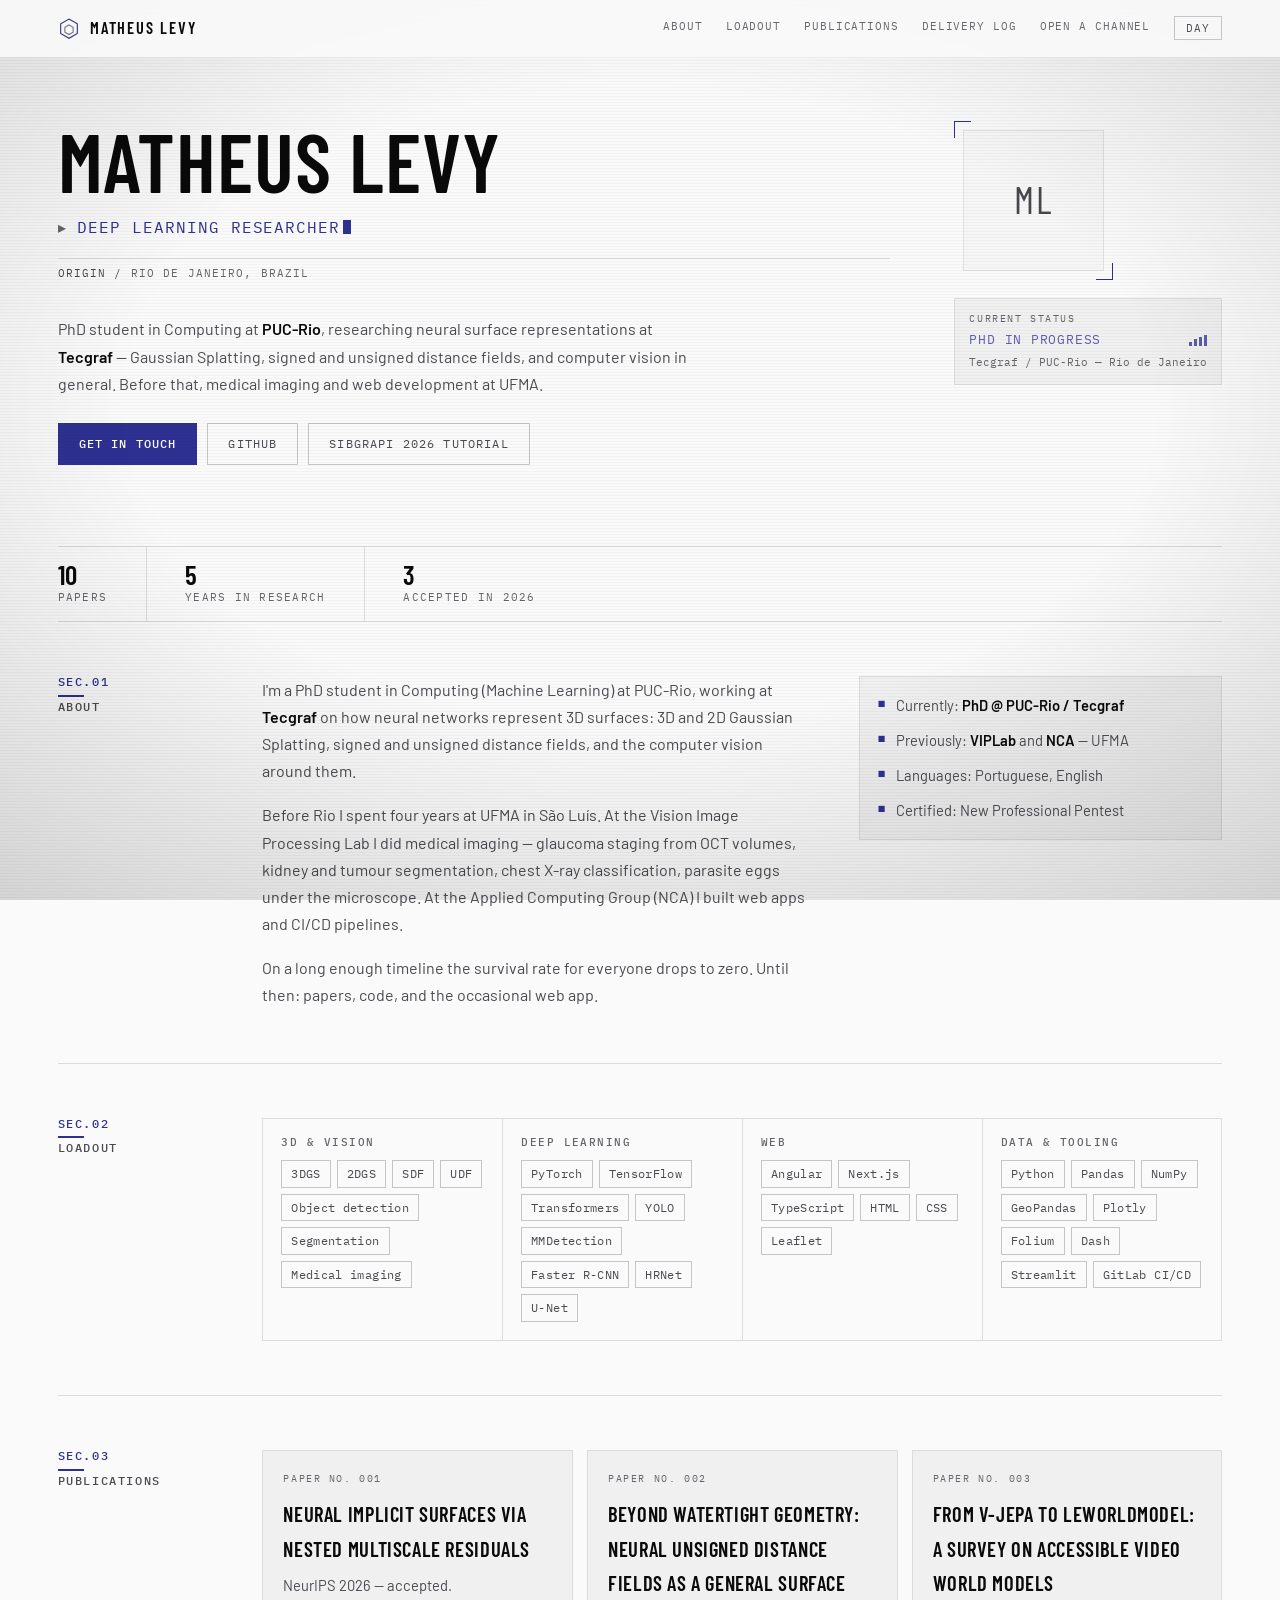
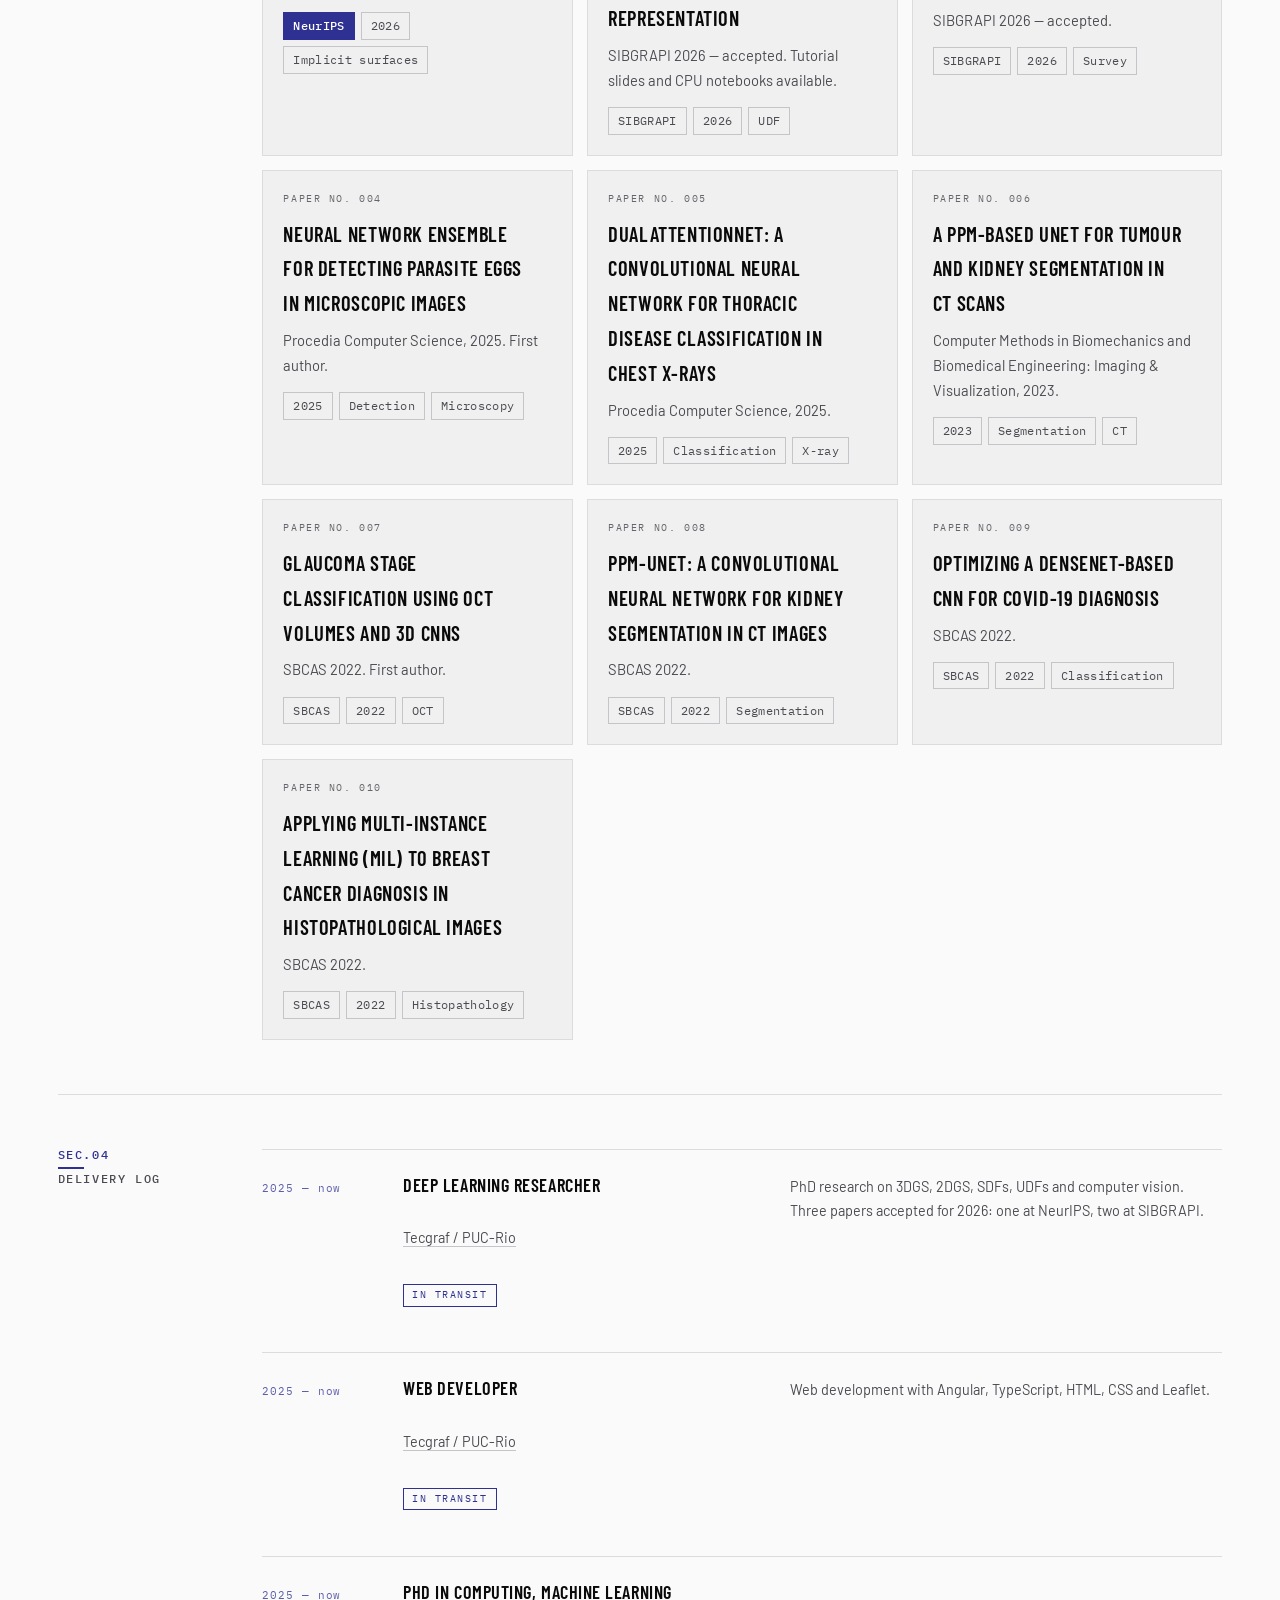
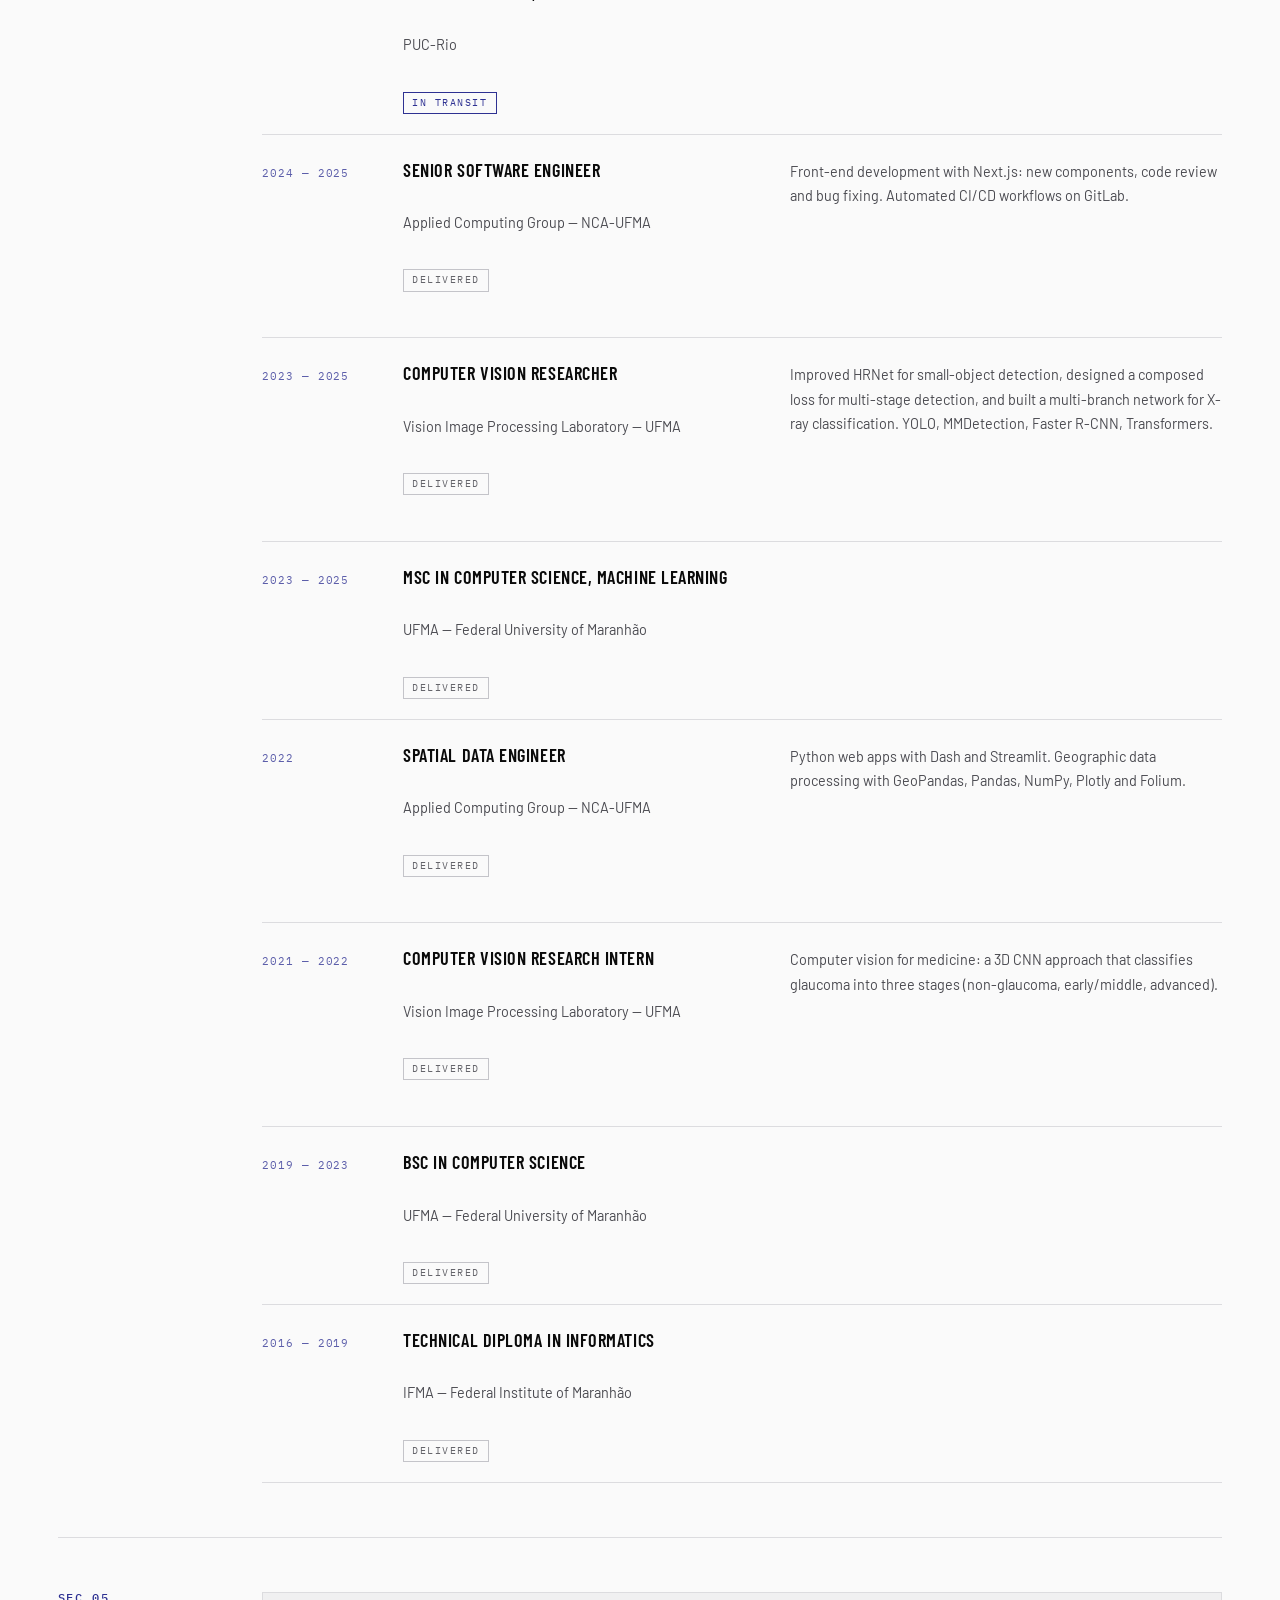
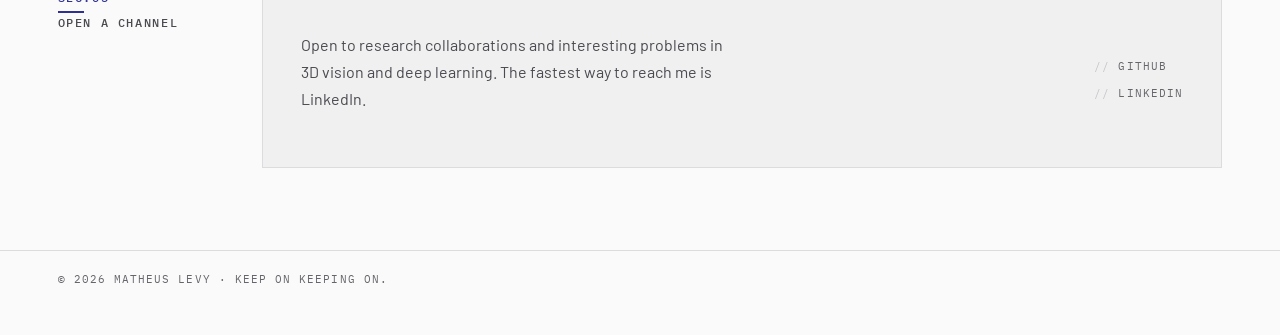
<file: index.html>
<!doctype html>
<html lang="en">
<head>
  <meta charset="utf-8" />
  <meta name="viewport" content="width=device-width, initial-scale=1" />
  <title>Matheus Levy — Deep Learning Researcher</title>
  <meta name="description" content="Matheus Levy — PhD student and deep learning researcher at Tecgraf / PUC-Rio." />
  <meta property="og:type" content="website" />
  <meta property="og:title" content="Matheus Levy — Deep Learning Researcher" />
  <meta property="og:description" content="Matheus Levy — PhD student and deep learning researcher at Tecgraf / PUC-Rio." />
  <meta name="twitter:card" content="summary" />
  <meta name="theme-color" content="#000000" />
  <link rel="icon" href="data:image/svg+xml,<svg xmlns='http://www.w3.org/2000/svg' viewBox='0 0 32 32'><rect width='32' height='32' fill='%23000000'/><path d='M16 5 27 11v10L16 27 5 21V11z' fill='none' stroke='%237b86ff' stroke-width='2'/></svg>" />
  <link rel="preconnect" href="https://fonts.googleapis.com" />
  <link rel="preconnect" href="https://fonts.gstatic.com" crossorigin />
  <link href="https://fonts.googleapis.com/css2?family=Barlow+Condensed:wght@400;500;600&family=Barlow:wght@400;500;600&family=IBM+Plex+Mono:wght@400;500&display=swap" rel="stylesheet" />
  <link rel="stylesheet" href="assets/css/style.css" />
  <script src="site.config.js"></script>
</head>
<body>
  <!-- HUD overlays: scanlines + edge vignette. Purely decorative. -->
  <div class="scanlines" aria-hidden="true"></div>
  <div class="vignette" aria-hidden="true"></div>


  <a class="skip-link" href="#main">Skip to content</a>

  <header class="site-header">
    <a class="brand" href="#top">
      <svg class="brand__mark" viewBox="0 0 32 32" aria-hidden="true">
        <path d="M16 3 28.1 10v14L16 31 3.9 24V10z" />
        <path d="M16 11.5 22 15v7l-6 3.5-6-3.5v-7z" class="brand__mark-core" />
      </svg>
      <span class="brand__name" data-site="name"></span>
    </a>
    <nav class="nav" id="nav" aria-label="Sections"></nav>
    <button class="theme-toggle" id="theme-toggle" type="button"
            title="Switch display mode">
      <span class="theme-toggle__dark">NIGHT</span>
      <span class="theme-toggle__light">DAY</span>
    </button>
  </header>

  <main id="main"></main>

  <footer class="site-footer" id="footer"></footer>

  <noscript>
    <p style="padding:2rem;text-align:center">This page renders its content with JavaScript. Please enable it.</p>
  </noscript>

  <script src="assets/js/main.js"></script>
</body>
</html>
</file>
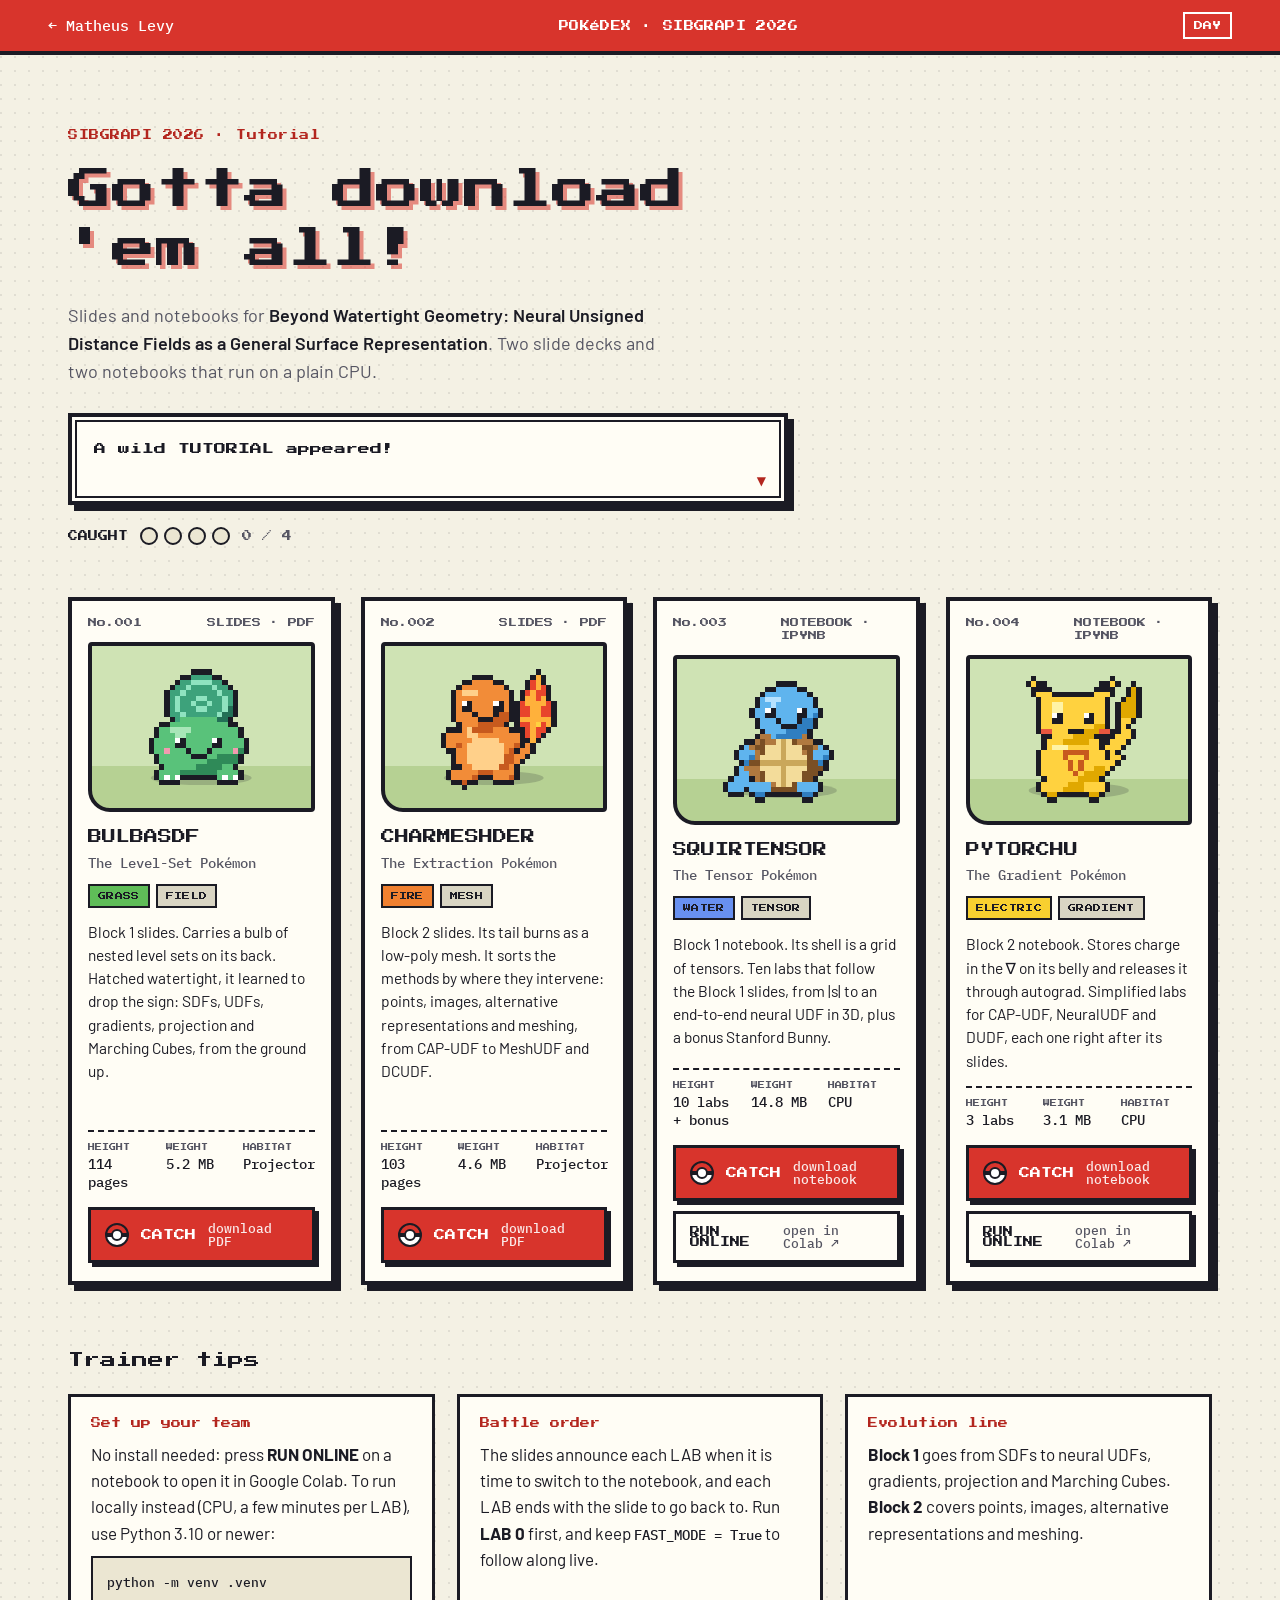
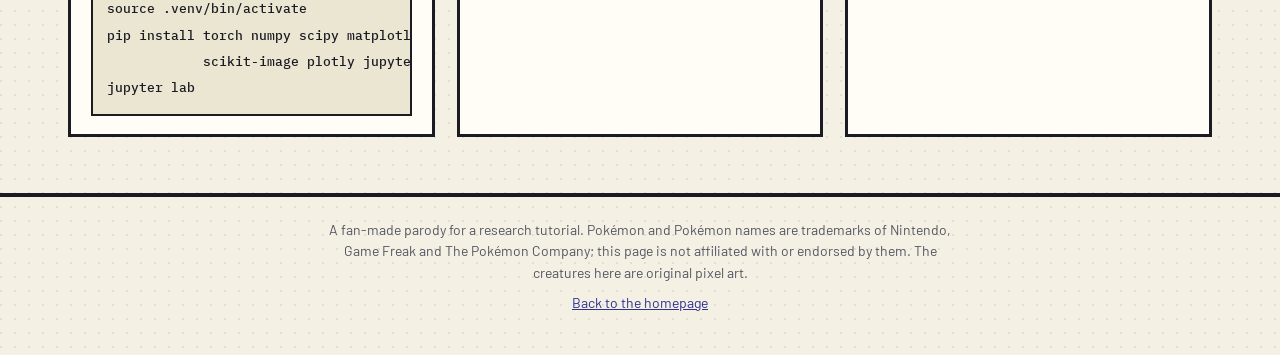
<file: sibgrapi2026/index.html>
<!doctype html>
<html lang="en">
<head>
  <meta charset="utf-8" />
  <meta name="viewport" content="width=device-width, initial-scale=1" />
  <title>UDF Tutorial Pokédex — Matheus Levy</title>
  <meta name="description" content="Slides and CPU notebooks for the SIBGRAPI 2026 tutorial Beyond Watertight Geometry: Neural Unsigned Distance Fields." />
  <meta property="og:type" content="website" />
  <meta property="og:title" content="UDF Tutorial Pokédex — SIBGRAPI 2026" />
  <meta property="og:description" content="Gotta download 'em all: two slide decks and two CPU notebooks on neural unsigned distance fields." />
  <meta name="theme-color" content="#d8342c" />
  <link rel="icon" href="data:image/svg+xml,<svg xmlns='http://www.w3.org/2000/svg' viewBox='0 0 32 32'><circle cx='16' cy='16' r='14' fill='%23ffffff' stroke='%231b1b24' stroke-width='3'/><path d='M2 16a14 14 0 0 1 28 0z' fill='%23d8342c' stroke='%231b1b24' stroke-width='3'/><circle cx='16' cy='16' r='4.5' fill='%23ffffff' stroke='%231b1b24' stroke-width='3'/></svg>" />
  <link rel="preconnect" href="https://fonts.googleapis.com" />
  <link rel="preconnect" href="https://fonts.gstatic.com" crossorigin />
  <link href="https://fonts.googleapis.com/css2?family=Press+Start+2P&family=Barlow:wght@400;500;600&family=IBM+Plex+Mono:wght@400;500&display=swap" rel="stylesheet" />
  <link rel="stylesheet" href="pokedex.css" />
  <script>
    // Follow the NIGHT / DAY choice made on the main site (same key, same origin).
    try { var t = localStorage.getItem("theme"); if (t) document.documentElement.setAttribute("data-theme", t); } catch (e) {}
  </script>
</head>
<body>
  <a class="skip-link" href="#dex">Skip to the downloads</a>

  <header class="topbar">
    <a class="topbar__back" href="../">&larr; Matheus Levy</a>
    <span class="topbar__title">POKéDEX · SIBGRAPI 2026</span>
    <button class="topbar__theme" id="theme-toggle" type="button" title="Switch display mode">
      <span class="when-dark">NIGHT</span><span class="when-light">DAY</span>
    </button>
  </header>

  <main>
    <section class="hero">
      <p class="hero__kicker">SIBGRAPI 2026 · Tutorial</p>
      <h1 class="hero__title">Gotta download<br />'em all!</h1>
      <p class="hero__paper">
        Slides and notebooks for
        <cite>Beyond Watertight Geometry: Neural Unsigned Distance Fields as a General Surface Representation</cite>.
        Two slide decks and two notebooks that run on a plain CPU.
      </p>

      <div class="dialog" id="dialog" role="status" aria-live="polite">
        <p class="dialog__text" id="dialog-text">A wild TUTORIAL appeared!</p>
        <span class="dialog__more" aria-hidden="true">&#9660;</span>
      </div>

      <div class="progress" aria-label="Downloads caught">
        <span class="progress__label">CAUGHT</span>
        <span class="progress__balls" id="progress-balls" aria-hidden="true">
          <i></i><i></i><i></i><i></i>
        </span>
        <span class="progress__count" id="progress-count">0 / 4</span>
      </div>
    </section>

    <section class="dex" id="dex" aria-label="Downloads">
      <article class="card" data-id="bulbasdf" data-name="BULBASDF" style="--type: #5fbd58">
        <div class="card__top"><span>No.001</span><span class="card__caught">CAUGHT</span><span>SLIDES · PDF</span></div>
        <div class="screen"><svg class="sprite" viewBox="0 0 24 24" shape-rendering="crispEdges" role="img" aria-label="Bulbasdf, an original pixel creature"><rect x="10" y="1" width="4" height="1" fill="#1b1b24"/><rect x="8" y="2" width="2" height="1" fill="#1b1b24"/><rect x="10" y="2" width="4" height="1" fill="#3da27b"/><rect x="14" y="2" width="2" height="1" fill="#1b1b24"/><rect x="7" y="3" width="1" height="1" fill="#1b1b24"/><rect x="8" y="3" width="2" height="1" fill="#3da27b"/><rect x="10" y="3" width="4" height="1" fill="#8fe3c0"/><rect x="14" y="3" width="2" height="1" fill="#3da27b"/><rect x="16" y="3" width="1" height="1" fill="#1b1b24"/><rect x="6" y="4" width="1" height="1" fill="#1b1b24"/><rect x="7" y="4" width="2" height="1" fill="#3da27b"/><rect x="9" y="4" width="1" height="1" fill="#8fe3c0"/><rect x="10" y="4" width="4" height="1" fill="#3da27b"/><rect x="14" y="4" width="1" height="1" fill="#8fe3c0"/><rect x="15" y="4" width="2" height="1" fill="#3da27b"/><rect x="17" y="4" width="1" height="1" fill="#1b1b24"/><rect x="5" y="5" width="1" height="1" fill="#1b1b24"/><rect x="6" y="5" width="2" height="1" fill="#3da27b"/><rect x="8" y="5" width="1" height="1" fill="#8fe3c0"/><rect x="9" y="5" width="6" height="1" fill="#3da27b"/><rect x="15" y="5" width="1" height="1" fill="#8fe3c0"/><rect x="16" y="5" width="2" height="1" fill="#3da27b"/><rect x="18" y="5" width="1" height="1" fill="#1b1b24"/><rect x="5" y="6" width="1" height="1" fill="#1b1b24"/><rect x="6" y="6" width="1" height="1" fill="#3da27b"/><rect x="7" y="6" width="1" height="1" fill="#8fe3c0"/><rect x="8" y="6" width="3" height="1" fill="#3da27b"/><rect x="11" y="6" width="2" height="1" fill="#8fe3c0"/><rect x="13" y="6" width="3" height="1" fill="#3da27b"/><rect x="16" y="6" width="1" height="1" fill="#8fe3c0"/><rect x="17" y="6" width="1" height="1" fill="#3da27b"/><rect x="18" y="6" width="1" height="1" fill="#1b1b24"/><rect x="5" y="7" width="1" height="1" fill="#1b1b24"/><rect x="6" y="7" width="1" height="1" fill="#3da27b"/><rect x="7" y="7" width="1" height="1" fill="#8fe3c0"/><rect x="8" y="7" width="2" height="1" fill="#3da27b"/><rect x="10" y="7" width="1" height="1" fill="#8fe3c0"/><rect x="11" y="7" width="2" height="1" fill="#3da27b"/><rect x="13" y="7" width="1" height="1" fill="#8fe3c0"/><rect x="14" y="7" width="2" height="1" fill="#3da27b"/><rect x="16" y="7" width="1" height="1" fill="#8fe3c0"/><rect x="17" y="7" width="1" height="1" fill="#3da27b"/><rect x="18" y="7" width="1" height="1" fill="#1b1b24"/><rect x="5" y="8" width="1" height="1" fill="#1b1b24"/><rect x="6" y="8" width="1" height="1" fill="#3da27b"/><rect x="7" y="8" width="1" height="1" fill="#8fe3c0"/><rect x="8" y="8" width="3" height="1" fill="#3da27b"/><rect x="11" y="8" width="2" height="1" fill="#8fe3c0"/><rect x="13" y="8" width="3" height="1" fill="#3da27b"/><rect x="16" y="8" width="1" height="1" fill="#8fe3c0"/><rect x="17" y="8" width="1" height="1" fill="#227056"/><rect x="18" y="8" width="1" height="1" fill="#1b1b24"/><rect x="5" y="9" width="1" height="1" fill="#1b1b24"/><rect x="6" y="9" width="2" height="1" fill="#3da27b"/><rect x="8" y="9" width="1" height="1" fill="#8fe3c0"/><rect x="9" y="9" width="6" height="1" fill="#3da27b"/><rect x="15" y="9" width="1" height="1" fill="#8fe3c0"/><rect x="16" y="9" width="2" height="1" fill="#227056"/><rect x="18" y="9" width="1" height="1" fill="#1b1b24"/><rect x="6" y="10" width="1" height="1" fill="#1b1b24"/><rect x="7" y="10" width="1" height="1" fill="#3da27b"/><rect x="8" y="10" width="7" height="1" fill="#59c27a"/><rect x="15" y="10" width="2" height="1" fill="#227056"/><rect x="17" y="10" width="1" height="1" fill="#1b1b24"/><rect x="4" y="11" width="2" height="1" fill="#1b1b24"/><rect x="6" y="11" width="11" height="1" fill="#59c27a"/><rect x="17" y="11" width="2" height="1" fill="#1b1b24"/><rect x="3" y="12" width="1" height="1" fill="#1b1b24"/><rect x="4" y="12" width="2" height="1" fill="#59c27a"/><rect x="6" y="12" width="4" height="1" fill="#a8e6b8"/><rect x="10" y="12" width="9" height="1" fill="#59c27a"/><rect x="19" y="12" width="1" height="1" fill="#1b1b24"/><rect x="3" y="13" width="1" height="1" fill="#1b1b24"/><rect x="4" y="13" width="3" height="1" fill="#59c27a"/><rect x="7" y="13" width="2" height="1" fill="#a8e6b8"/><rect x="9" y="13" width="10" height="1" fill="#59c27a"/><rect x="19" y="13" width="1" height="1" fill="#1b1b24"/><rect x="2" y="14" width="1" height="1" fill="#1b1b24"/><rect x="3" y="14" width="4" height="1" fill="#59c27a"/><rect x="7" y="14" width="1" height="1" fill="#ffffff"/><rect x="8" y="14" width="1" height="1" fill="#1b1b24"/><rect x="9" y="14" width="5" height="1" fill="#59c27a"/><rect x="14" y="14" width="1" height="1" fill="#ffffff"/><rect x="15" y="14" width="1" height="1" fill="#1b1b24"/><rect x="16" y="14" width="4" height="1" fill="#59c27a"/><rect x="20" y="14" width="1" height="1" fill="#1b1b24"/><rect x="2" y="15" width="1" height="1" fill="#1b1b24"/><rect x="3" y="15" width="4" height="1" fill="#59c27a"/><rect x="7" y="15" width="2" height="1" fill="#1b1b24"/><rect x="9" y="15" width="5" height="1" fill="#59c27a"/><rect x="14" y="15" width="2" height="1" fill="#1b1b24"/><rect x="16" y="15" width="4" height="1" fill="#59c27a"/><rect x="20" y="15" width="1" height="1" fill="#1b1b24"/><rect x="2" y="16" width="1" height="1" fill="#1b1b24"/><rect x="3" y="16" width="2" height="1" fill="#59c27a"/><rect x="5" y="16" width="1" height="1" fill="#f29bb0"/><rect x="6" y="16" width="3" height="1" fill="#59c27a"/><rect x="9" y="16" width="1" height="1" fill="#1b1b24"/><rect x="10" y="16" width="3" height="1" fill="#59c27a"/><rect x="13" y="16" width="1" height="1" fill="#1b1b24"/><rect x="14" y="16" width="4" height="1" fill="#59c27a"/><rect x="18" y="16" width="1" height="1" fill="#f29bb0"/><rect x="19" y="16" width="1" height="1" fill="#2f8a58"/><rect x="20" y="16" width="1" height="1" fill="#1b1b24"/><rect x="3" y="17" width="1" height="1" fill="#1b1b24"/><rect x="4" y="17" width="6" height="1" fill="#59c27a"/><rect x="10" y="17" width="3" height="1" fill="#1b1b24"/><rect x="13" y="17" width="2" height="1" fill="#59c27a"/><rect x="15" y="17" width="4" height="1" fill="#2f8a58"/><rect x="19" y="17" width="1" height="1" fill="#1b1b24"/><rect x="3" y="18" width="1" height="1" fill="#1b1b24"/><rect x="4" y="18" width="9" height="1" fill="#59c27a"/><rect x="13" y="18" width="6" height="1" fill="#2f8a58"/><rect x="19" y="18" width="1" height="1" fill="#1b1b24"/><rect x="4" y="19" width="1" height="1" fill="#1b1b24"/><rect x="5" y="19" width="6" height="1" fill="#59c27a"/><rect x="11" y="19" width="5" height="1" fill="#2f8a58"/><rect x="16" y="19" width="2" height="1" fill="#59c27a"/><rect x="18" y="19" width="1" height="1" fill="#1b1b24"/><rect x="3" y="20" width="1" height="1" fill="#1b1b24"/><rect x="4" y="20" width="4" height="1" fill="#59c27a"/><rect x="8" y="20" width="7" height="1" fill="#2f8a58"/><rect x="15" y="20" width="4" height="1" fill="#59c27a"/><rect x="19" y="20" width="1" height="1" fill="#1b1b24"/><rect x="3" y="21" width="1" height="1" fill="#1b1b24"/><rect x="4" y="21" width="1" height="1" fill="#59c27a"/><rect x="5" y="21" width="1" height="1" fill="#ffffff"/><rect x="6" y="21" width="1" height="1" fill="#59c27a"/><rect x="7" y="21" width="1" height="1" fill="#ffffff"/><rect x="8" y="21" width="7" height="1" fill="#1b1b24"/><rect x="15" y="21" width="1" height="1" fill="#59c27a"/><rect x="16" y="21" width="1" height="1" fill="#ffffff"/><rect x="17" y="21" width="1" height="1" fill="#59c27a"/><rect x="18" y="21" width="1" height="1" fill="#ffffff"/><rect x="19" y="21" width="1" height="1" fill="#1b1b24"/><rect x="4" y="22" width="4" height="1" fill="#1b1b24"/><rect x="15" y="22" width="4" height="1" fill="#1b1b24"/></svg></div>
        <h2 class="card__name">BULBASDF</h2>
        <p class="card__species">The Level-Set Pokémon</p>
        <ul class="types" aria-label="Types"><li>GRASS</li><li>FIELD</li></ul>
        <p class="card__flavor">Block 1 slides. Carries a bulb of nested level sets on its back. Hatched watertight, it learned to drop the sign: SDFs, UDFs, gradients, projection and Marching Cubes, from the ground up.</p>
        <dl class="measures">
          <div><dt>HEIGHT</dt><dd>114 pages</dd></div>
          <div><dt>WEIGHT</dt><dd>5.2 MB</dd></div>
          <div><dt>HABITAT</dt><dd>Projector</dd></div>
        </dl>
        <a class="catch" href="files/sibgrapi2026-udf-block1-slides.pdf" download aria-label="Download Bulbasdf: slides (PDF, 5.2 MB)">
          <span class="ball" aria-hidden="true"></span>CATCH <small>download PDF</small>
        </a>
      </article>
      <article class="card" data-id="charmeshder" data-name="CHARMESHDER" style="--type: #f08030">
        <div class="card__top"><span>No.002</span><span class="card__caught">CAUGHT</span><span>SLIDES · PDF</span></div>
        <div class="screen"><svg class="sprite" viewBox="0 0 24 24" shape-rendering="crispEdges" role="img" aria-label="Charmeshder, an original pixel creature"><rect x="20" y="1" width="1" height="1" fill="#1b1b24"/><rect x="8" y="2" width="4" height="1" fill="#1b1b24"/><rect x="19" y="2" width="1" height="1" fill="#1b1b24"/><rect x="20" y="2" width="1" height="1" fill="#ffb13b"/><rect x="21" y="2" width="1" height="1" fill="#1b1b24"/><rect x="6" y="3" width="2" height="1" fill="#1b1b24"/><rect x="8" y="3" width="4" height="1" fill="#f28c38"/><rect x="12" y="3" width="2" height="1" fill="#1b1b24"/><rect x="18" y="3" width="1" height="1" fill="#1b1b24"/><rect x="19" y="3" width="1" height="1" fill="#e8452c"/><rect x="20" y="3" width="1" height="1" fill="#ffb13b"/><rect x="21" y="3" width="1" height="1" fill="#1b1b24"/><rect x="5" y="4" width="1" height="1" fill="#1b1b24"/><rect x="6" y="4" width="8" height="1" fill="#f28c38"/><rect x="14" y="4" width="1" height="1" fill="#1b1b24"/><rect x="18" y="4" width="1" height="1" fill="#1b1b24"/><rect x="19" y="4" width="1" height="1" fill="#e8452c"/><rect x="20" y="4" width="1" height="1" fill="#ffb13b"/><rect x="21" y="4" width="1" height="1" fill="#e8452c"/><rect x="22" y="4" width="1" height="1" fill="#1b1b24"/><rect x="4" y="5" width="1" height="1" fill="#1b1b24"/><rect x="5" y="5" width="1" height="1" fill="#f28c38"/><rect x="6" y="5" width="3" height="1" fill="#ffd08a"/><rect x="9" y="5" width="6" height="1" fill="#f28c38"/><rect x="15" y="5" width="1" height="1" fill="#1b1b24"/><rect x="17" y="5" width="1" height="1" fill="#1b1b24"/><rect x="18" y="5" width="1" height="1" fill="#e8452c"/><rect x="19" y="5" width="1" height="1" fill="#ffb13b"/><rect x="20" y="5" width="2" height="1" fill="#e8452c"/><rect x="22" y="5" width="1" height="1" fill="#1b1b24"/><rect x="4" y="6" width="1" height="1" fill="#1b1b24"/><rect x="5" y="6" width="10" height="1" fill="#f28c38"/><rect x="15" y="6" width="1" height="1" fill="#1b1b24"/><rect x="17" y="6" width="1" height="1" fill="#1b1b24"/><rect x="18" y="6" width="2" height="1" fill="#ffb13b"/><rect x="20" y="6" width="1" height="1" fill="#e8452c"/><rect x="21" y="6" width="1" height="1" fill="#ffb13b"/><rect x="22" y="6" width="1" height="1" fill="#1b1b24"/><rect x="4" y="7" width="1" height="1" fill="#1b1b24"/><rect x="5" y="7" width="1" height="1" fill="#f28c38"/><rect x="6" y="7" width="1" height="1" fill="#ffffff"/><rect x="7" y="7" width="1" height="1" fill="#1b1b24"/><rect x="8" y="7" width="4" height="1" fill="#f28c38"/><rect x="12" y="7" width="1" height="1" fill="#ffffff"/><rect x="13" y="7" width="1" height="1" fill="#1b1b24"/><rect x="14" y="7" width="1" height="1" fill="#f28c38"/><rect x="15" y="7" width="2" height="1" fill="#1b1b24"/><rect x="17" y="7" width="1" height="1" fill="#e8452c"/><rect x="18" y="7" width="4" height="1" fill="#ffb13b"/><rect x="22" y="7" width="1" height="1" fill="#e8452c"/><rect x="23" y="7" width="1" height="1" fill="#1b1b24"/><rect x="4" y="8" width="1" height="1" fill="#1b1b24"/><rect x="5" y="8" width="1" height="1" fill="#f28c38"/><rect x="6" y="8" width="2" height="1" fill="#1b1b24"/><rect x="8" y="8" width="4" height="1" fill="#f28c38"/><rect x="12" y="8" width="2" height="1" fill="#1b1b24"/><rect x="14" y="8" width="1" height="1" fill="#f28c38"/><rect x="15" y="8" width="2" height="1" fill="#1b1b24"/><rect x="17" y="8" width="2" height="1" fill="#e8452c"/><rect x="19" y="8" width="2" height="1" fill="#ffb13b"/><rect x="21" y="8" width="2" height="1" fill="#e8452c"/><rect x="23" y="8" width="1" height="1" fill="#1b1b24"/><rect x="4" y="9" width="1" height="1" fill="#1b1b24"/><rect x="5" y="9" width="3" height="1" fill="#f28c38"/><rect x="8" y="9" width="1" height="1" fill="#1b1b24"/><rect x="9" y="9" width="3" height="1" fill="#f28c38"/><rect x="12" y="9" width="1" height="1" fill="#1b1b24"/><rect x="13" y="9" width="2" height="1" fill="#c75a1e"/><rect x="15" y="9" width="2" height="1" fill="#1b1b24"/><rect x="17" y="9" width="2" height="1" fill="#e8452c"/><rect x="19" y="9" width="2" height="1" fill="#ffb13b"/><rect x="21" y="9" width="2" height="1" fill="#e8452c"/><rect x="23" y="9" width="1" height="1" fill="#1b1b24"/><rect x="4" y="10" width="1" height="1" fill="#1b1b24"/><rect x="5" y="10" width="4" height="1" fill="#f28c38"/><rect x="9" y="10" width="3" height="1" fill="#1b1b24"/><rect x="12" y="10" width="3" height="1" fill="#c75a1e"/><rect x="15" y="10" width="2" height="1" fill="#1b1b24"/><rect x="17" y="10" width="6" height="1" fill="#ffb13b"/><rect x="23" y="10" width="1" height="1" fill="#1b1b24"/><rect x="5" y="11" width="1" height="1" fill="#1b1b24"/><rect x="6" y="11" width="3" height="1" fill="#f28c38"/><rect x="9" y="11" width="5" height="1" fill="#c75a1e"/><rect x="14" y="11" width="1" height="1" fill="#1b1b24"/><rect x="16" y="11" width="1" height="1" fill="#1b1b24"/><rect x="17" y="11" width="2" height="1" fill="#e8452c"/><rect x="19" y="11" width="1" height="1" fill="#ffb13b"/><rect x="20" y="11" width="1" height="1" fill="#ffd23f"/><rect x="21" y="11" width="1" height="1" fill="#e8452c"/><rect x="22" y="11" width="1" height="1" fill="#ffb13b"/><rect x="23" y="11" width="1" height="1" fill="#1b1b24"/><rect x="3" y="12" width="3" height="1" fill="#1b1b24"/><rect x="6" y="12" width="1" height="1" fill="#f28c38"/><rect x="7" y="12" width="1" height="1" fill="#ffd08a"/><rect x="8" y="12" width="4" height="1" fill="#c75a1e"/><rect x="12" y="12" width="3" height="1" fill="#f28c38"/><rect x="15" y="12" width="3" height="1" fill="#1b1b24"/><rect x="18" y="12" width="1" height="1" fill="#e8452c"/><rect x="19" y="12" width="1" height="1" fill="#ffb13b"/><rect x="20" y="12" width="2" height="1" fill="#e8452c"/><rect x="22" y="12" width="1" height="1" fill="#1b1b24"/><rect x="2" y="13" width="1" height="1" fill="#1b1b24"/><rect x="3" y="13" width="4" height="1" fill="#f28c38"/><rect x="7" y="13" width="2" height="1" fill="#ffd08a"/><rect x="9" y="13" width="8" height="1" fill="#f28c38"/><rect x="17" y="13" width="1" height="1" fill="#1b1b24"/><rect x="18" y="13" width="1" height="1" fill="#e8452c"/><rect x="19" y="13" width="1" height="1" fill="#ffb13b"/><rect x="20" y="13" width="1" height="1" fill="#e8452c"/><rect x="21" y="13" width="1" height="1" fill="#1b1b24"/><rect x="2" y="14" width="1" height="1" fill="#1b1b24"/><rect x="3" y="14" width="5" height="1" fill="#f28c38"/><rect x="8" y="14" width="5" height="1" fill="#ffd08a"/><rect x="13" y="14" width="4" height="1" fill="#f28c38"/><rect x="17" y="14" width="2" height="1" fill="#1b1b24"/><rect x="19" y="14" width="1" height="1" fill="#ffb13b"/><rect x="20" y="14" width="1" height="1" fill="#1b1b24"/><rect x="2" y="15" width="1" height="1" fill="#1b1b24"/><rect x="3" y="15" width="2" height="1" fill="#f28c38"/><rect x="5" y="15" width="1" height="1" fill="#c75a1e"/><rect x="6" y="15" width="1" height="1" fill="#f28c38"/><rect x="7" y="15" width="7" height="1" fill="#ffd08a"/><rect x="14" y="15" width="2" height="1" fill="#f28c38"/><rect x="16" y="15" width="1" height="1" fill="#c75a1e"/><rect x="17" y="15" width="1" height="1" fill="#1b1b24"/><rect x="18" y="15" width="1" height="1" fill="#f28c38"/><rect x="19" y="15" width="1" height="1" fill="#1b1b24"/><rect x="3" y="16" width="2" height="1" fill="#1b1b24"/><rect x="5" y="16" width="2" height="1" fill="#f28c38"/><rect x="7" y="16" width="7" height="1" fill="#ffd08a"/><rect x="14" y="16" width="1" height="1" fill="#f28c38"/><rect x="15" y="16" width="1" height="1" fill="#c75a1e"/><rect x="16" y="16" width="1" height="1" fill="#1b1b24"/><rect x="17" y="16" width="2" height="1" fill="#f28c38"/><rect x="19" y="16" width="1" height="1" fill="#1b1b24"/><rect x="4" y="17" width="1" height="1" fill="#1b1b24"/><rect x="5" y="17" width="2" height="1" fill="#f28c38"/><rect x="7" y="17" width="7" height="1" fill="#ffd08a"/><rect x="14" y="17" width="2" height="1" fill="#c75a1e"/><rect x="16" y="17" width="2" height="1" fill="#f28c38"/><rect x="18" y="17" width="1" height="1" fill="#1b1b24"/><rect x="4" y="18" width="1" height="1" fill="#1b1b24"/><rect x="5" y="18" width="2" height="1" fill="#f28c38"/><rect x="7" y="18" width="7" height="1" fill="#ffd08a"/><rect x="14" y="18" width="2" height="1" fill="#c75a1e"/><rect x="16" y="18" width="1" height="1" fill="#f28c38"/><rect x="17" y="18" width="1" height="1" fill="#1b1b24"/><rect x="4" y="19" width="2" height="1" fill="#1b1b24"/><rect x="6" y="19" width="2" height="1" fill="#f28c38"/><rect x="8" y="19" width="5" height="1" fill="#ffd08a"/><rect x="13" y="19" width="2" height="1" fill="#c75a1e"/><rect x="15" y="19" width="1" height="1" fill="#f28c38"/><rect x="16" y="19" width="1" height="1" fill="#1b1b24"/><rect x="3" y="20" width="1" height="1" fill="#1b1b24"/><rect x="4" y="20" width="5" height="1" fill="#f28c38"/><rect x="9" y="20" width="3" height="1" fill="#c75a1e"/><rect x="12" y="20" width="4" height="1" fill="#f28c38"/><rect x="16" y="20" width="1" height="1" fill="#1b1b24"/><rect x="3" y="21" width="1" height="1" fill="#1b1b24"/><rect x="4" y="21" width="4" height="1" fill="#f28c38"/><rect x="8" y="21" width="1" height="1" fill="#c75a1e"/><rect x="9" y="21" width="3" height="1" fill="#1b1b24"/><rect x="12" y="21" width="3" height="1" fill="#f28c38"/><rect x="15" y="21" width="1" height="1" fill="#c75a1e"/><rect x="16" y="21" width="1" height="1" fill="#1b1b24"/><rect x="4" y="22" width="2" height="1" fill="#1b1b24"/><rect x="6" y="22" width="1" height="1" fill="#c75a1e"/><rect x="7" y="22" width="2" height="1" fill="#1b1b24"/><rect x="12" y="22" width="4" height="1" fill="#1b1b24"/><rect x="6" y="23" width="1" height="1" fill="#1b1b24"/></svg></div>
        <h2 class="card__name">CHARMESHDER</h2>
        <p class="card__species">The Extraction Pokémon</p>
        <ul class="types" aria-label="Types"><li>FIRE</li><li>MESH</li></ul>
        <p class="card__flavor">Block 2 slides. Its tail burns as a low-poly mesh. It sorts the methods by where they intervene: points, images, alternative representations and meshing, from CAP-UDF to MeshUDF and DCUDF.</p>
        <dl class="measures">
          <div><dt>HEIGHT</dt><dd>103 pages</dd></div>
          <div><dt>WEIGHT</dt><dd>4.6 MB</dd></div>
          <div><dt>HABITAT</dt><dd>Projector</dd></div>
        </dl>
        <a class="catch" href="files/sibgrapi2026-udf-block2-slides.pdf" download aria-label="Download Charmeshder: slides (PDF, 4.6 MB)">
          <span class="ball" aria-hidden="true"></span>CATCH <small>download PDF</small>
        </a>
      </article>
      <article class="card" data-id="squirtensor" data-name="SQUIRTENSOR" style="--type: #6890f0">
        <div class="card__top"><span>No.003</span><span class="card__caught">CAUGHT</span><span>NOTEBOOK · IPYNB</span></div>
        <div class="screen"><svg class="sprite" viewBox="0 0 24 24" shape-rendering="crispEdges" role="img" aria-label="Squirtensor, an original pixel creature"><rect x="10" y="1" width="4" height="1" fill="#1b1b24"/><rect x="8" y="2" width="2" height="1" fill="#1b1b24"/><rect x="10" y="2" width="4" height="1" fill="#5fb4ee"/><rect x="14" y="2" width="2" height="1" fill="#1b1b24"/><rect x="7" y="3" width="1" height="1" fill="#1b1b24"/><rect x="8" y="3" width="8" height="1" fill="#5fb4ee"/><rect x="16" y="3" width="1" height="1" fill="#1b1b24"/><rect x="6" y="4" width="1" height="1" fill="#1b1b24"/><rect x="7" y="4" width="1" height="1" fill="#5fb4ee"/><rect x="8" y="4" width="3" height="1" fill="#b7e2ff"/><rect x="11" y="4" width="6" height="1" fill="#5fb4ee"/><rect x="17" y="4" width="1" height="1" fill="#1b1b24"/><rect x="6" y="5" width="1" height="1" fill="#1b1b24"/><rect x="7" y="5" width="2" height="1" fill="#5fb4ee"/><rect x="9" y="5" width="1" height="1" fill="#b7e2ff"/><rect x="10" y="5" width="7" height="1" fill="#5fb4ee"/><rect x="17" y="5" width="1" height="1" fill="#1b1b24"/><rect x="5" y="6" width="1" height="1" fill="#1b1b24"/><rect x="6" y="6" width="2" height="1" fill="#5fb4ee"/><rect x="8" y="6" width="1" height="1" fill="#ffffff"/><rect x="9" y="6" width="1" height="1" fill="#1b1b24"/><rect x="10" y="6" width="4" height="1" fill="#5fb4ee"/><rect x="14" y="6" width="1" height="1" fill="#ffffff"/><rect x="15" y="6" width="1" height="1" fill="#1b1b24"/><rect x="16" y="6" width="2" height="1" fill="#5fb4ee"/><rect x="18" y="6" width="1" height="1" fill="#1b1b24"/><rect x="5" y="7" width="1" height="1" fill="#1b1b24"/><rect x="6" y="7" width="2" height="1" fill="#5fb4ee"/><rect x="8" y="7" width="2" height="1" fill="#1b1b24"/><rect x="10" y="7" width="4" height="1" fill="#5fb4ee"/><rect x="14" y="7" width="2" height="1" fill="#1b1b24"/><rect x="16" y="7" width="1" height="1" fill="#5fb4ee"/><rect x="17" y="7" width="1" height="1" fill="#2f7ec0"/><rect x="18" y="7" width="1" height="1" fill="#1b1b24"/><rect x="6" y="8" width="1" height="1" fill="#1b1b24"/><rect x="7" y="8" width="3" height="1" fill="#5fb4ee"/><rect x="10" y="8" width="1" height="1" fill="#1b1b24"/><rect x="11" y="8" width="3" height="1" fill="#5fb4ee"/><rect x="14" y="8" width="1" height="1" fill="#1b1b24"/><rect x="15" y="8" width="2" height="1" fill="#2f7ec0"/><rect x="17" y="8" width="1" height="1" fill="#1b1b24"/><rect x="6" y="9" width="1" height="1" fill="#1b1b24"/><rect x="7" y="9" width="4" height="1" fill="#5fb4ee"/><rect x="11" y="9" width="3" height="1" fill="#1b1b24"/><rect x="14" y="9" width="3" height="1" fill="#2f7ec0"/><rect x="17" y="9" width="1" height="1" fill="#1b1b24"/><rect x="7" y="10" width="1" height="1" fill="#1b1b24"/><rect x="8" y="10" width="4" height="1" fill="#5fb4ee"/><rect x="12" y="10" width="4" height="1" fill="#2f7ec0"/><rect x="16" y="10" width="1" height="1" fill="#1b1b24"/><rect x="6" y="11" width="1" height="1" fill="#1b1b24"/><rect x="7" y="11" width="2" height="1" fill="#b0793f"/><rect x="9" y="11" width="1" height="1" fill="#5fb4ee"/><rect x="10" y="11" width="5" height="1" fill="#2f7ec0"/><rect x="15" y="11" width="1" height="1" fill="#b0793f"/><rect x="16" y="11" width="1" height="1" fill="#1b1b24"/><rect x="4" y="12" width="2" height="1" fill="#1b1b24"/><rect x="6" y="12" width="1" height="1" fill="#b0793f"/><rect x="7" y="12" width="1" height="1" fill="#7a4f24"/><rect x="8" y="12" width="2" height="1" fill="#b0793f"/><rect x="10" y="12" width="1" height="1" fill="#f3dc9a"/><rect x="11" y="12" width="1" height="1" fill="#caa75a"/><rect x="12" y="12" width="1" height="1" fill="#f3dc9a"/><rect x="13" y="12" width="1" height="1" fill="#7a4f24"/><rect x="14" y="12" width="3" height="1" fill="#b0793f"/><rect x="17" y="12" width="2" height="1" fill="#1b1b24"/><rect x="3" y="13" width="1" height="1" fill="#1b1b24"/><rect x="4" y="13" width="1" height="1" fill="#5fb4ee"/><rect x="5" y="13" width="1" height="1" fill="#b0793f"/><rect x="6" y="13" width="2" height="1" fill="#7a4f24"/><rect x="8" y="13" width="3" height="1" fill="#f3dc9a"/><rect x="11" y="13" width="1" height="1" fill="#caa75a"/><rect x="12" y="13" width="3" height="1" fill="#f3dc9a"/><rect x="15" y="13" width="2" height="1" fill="#7a4f24"/><rect x="17" y="13" width="1" height="1" fill="#b0793f"/><rect x="18" y="13" width="1" height="1" fill="#5fb4ee"/><rect x="19" y="13" width="1" height="1" fill="#1b1b24"/><rect x="2" y="14" width="1" height="1" fill="#1b1b24"/><rect x="3" y="14" width="3" height="1" fill="#5fb4ee"/><rect x="6" y="14" width="1" height="1" fill="#b0793f"/><rect x="7" y="14" width="1" height="1" fill="#7a4f24"/><rect x="8" y="14" width="3" height="1" fill="#f3dc9a"/><rect x="11" y="14" width="1" height="1" fill="#caa75a"/><rect x="12" y="14" width="3" height="1" fill="#f3dc9a"/><rect x="15" y="14" width="1" height="1" fill="#b0793f"/><rect x="16" y="14" width="1" height="1" fill="#7a4f24"/><rect x="17" y="14" width="3" height="1" fill="#5fb4ee"/><rect x="20" y="14" width="1" height="1" fill="#1b1b24"/><rect x="2" y="15" width="1" height="1" fill="#1b1b24"/><rect x="3" y="15" width="2" height="1" fill="#5fb4ee"/><rect x="5" y="15" width="1" height="1" fill="#2f7ec0"/><rect x="6" y="15" width="1" height="1" fill="#b0793f"/><rect x="7" y="15" width="4" height="1" fill="#f3dc9a"/><rect x="11" y="15" width="1" height="1" fill="#caa75a"/><rect x="12" y="15" width="4" height="1" fill="#f3dc9a"/><rect x="16" y="15" width="1" height="1" fill="#7a4f24"/><rect x="17" y="15" width="2" height="1" fill="#5fb4ee"/><rect x="19" y="15" width="1" height="1" fill="#2f7ec0"/><rect x="20" y="15" width="1" height="1" fill="#1b1b24"/><rect x="3" y="16" width="1" height="1" fill="#1b1b24"/><rect x="4" y="16" width="1" height="1" fill="#2f7ec0"/><rect x="5" y="16" width="2" height="1" fill="#7a4f24"/><rect x="7" y="16" width="9" height="1" fill="#caa75a"/><rect x="16" y="16" width="2" height="1" fill="#7a4f24"/><rect x="18" y="16" width="1" height="1" fill="#2f7ec0"/><rect x="19" y="16" width="1" height="1" fill="#1b1b24"/><rect x="2" y="17" width="1" height="1" fill="#1b1b24"/><rect x="3" y="17" width="1" height="1" fill="#5fb4ee"/><rect x="4" y="17" width="3" height="1" fill="#b0793f"/><rect x="7" y="17" width="4" height="1" fill="#f3dc9a"/><rect x="11" y="17" width="1" height="1" fill="#caa75a"/><rect x="12" y="17" width="4" height="1" fill="#f3dc9a"/><rect x="16" y="17" width="3" height="1" fill="#7a4f24"/><rect x="19" y="17" width="1" height="1" fill="#1b1b24"/><rect x="2" y="18" width="1" height="1" fill="#1b1b24"/><rect x="3" y="18" width="2" height="1" fill="#5fb4ee"/><rect x="5" y="18" width="2" height="1" fill="#b0793f"/><rect x="7" y="18" width="1" height="1" fill="#7a4f24"/><rect x="8" y="18" width="3" height="1" fill="#f3dc9a"/><rect x="11" y="18" width="1" height="1" fill="#caa75a"/><rect x="12" y="18" width="3" height="1" fill="#f3dc9a"/><rect x="15" y="18" width="3" height="1" fill="#7a4f24"/><rect x="18" y="18" width="1" height="1" fill="#1b1b24"/><rect x="1" y="19" width="1" height="1" fill="#1b1b24"/><rect x="2" y="19" width="3" height="1" fill="#5fb4ee"/><rect x="5" y="19" width="1" height="1" fill="#1b1b24"/><rect x="6" y="19" width="1" height="1" fill="#b0793f"/><rect x="7" y="19" width="1" height="1" fill="#7a4f24"/><rect x="8" y="19" width="3" height="1" fill="#f3dc9a"/><rect x="11" y="19" width="1" height="1" fill="#caa75a"/><rect x="12" y="19" width="3" height="1" fill="#f3dc9a"/><rect x="15" y="19" width="2" height="1" fill="#7a4f24"/><rect x="17" y="19" width="1" height="1" fill="#1b1b24"/><rect x="0" y="20" width="1" height="1" fill="#1b1b24"/><rect x="1" y="20" width="8" height="1" fill="#5fb4ee"/><rect x="9" y="20" width="1" height="1" fill="#b0793f"/><rect x="10" y="20" width="1" height="1" fill="#f3dc9a"/><rect x="11" y="20" width="1" height="1" fill="#caa75a"/><rect x="12" y="20" width="1" height="1" fill="#f3dc9a"/><rect x="13" y="20" width="1" height="1" fill="#7a4f24"/><rect x="14" y="20" width="4" height="1" fill="#5fb4ee"/><rect x="18" y="20" width="1" height="1" fill="#1b1b24"/><rect x="0" y="21" width="1" height="1" fill="#1b1b24"/><rect x="1" y="21" width="3" height="1" fill="#5fb4ee"/><rect x="4" y="21" width="1" height="1" fill="#1b1b24"/><rect x="5" y="21" width="4" height="1" fill="#5fb4ee"/><rect x="9" y="21" width="5" height="1" fill="#7a4f24"/><rect x="14" y="21" width="4" height="1" fill="#5fb4ee"/><rect x="18" y="21" width="1" height="1" fill="#1b1b24"/><rect x="1" y="22" width="3" height="1" fill="#1b1b24"/><rect x="5" y="22" width="1" height="1" fill="#1b1b24"/><rect x="6" y="22" width="2" height="1" fill="#2f7ec0"/><rect x="8" y="22" width="7" height="1" fill="#1b1b24"/><rect x="15" y="22" width="2" height="1" fill="#2f7ec0"/><rect x="17" y="22" width="1" height="1" fill="#1b1b24"/><rect x="6" y="23" width="2" height="1" fill="#1b1b24"/><rect x="15" y="23" width="2" height="1" fill="#1b1b24"/></svg></div>
        <h2 class="card__name">SQUIRTENSOR</h2>
        <p class="card__species">The Tensor Pokémon</p>
        <ul class="types" aria-label="Types"><li>WATER</li><li>TENSOR</li></ul>
        <p class="card__flavor">Block 1 notebook. Its shell is a grid of tensors. Ten labs that follow the Block 1 slides, from |s| to an end-to-end neural UDF in 3D, plus a bonus Stanford Bunny.</p>
        <dl class="measures">
          <div><dt>HEIGHT</dt><dd>10 labs + bonus</dd></div>
          <div><dt>WEIGHT</dt><dd>14.8 MB</dd></div>
          <div><dt>HABITAT</dt><dd>CPU</dd></div>
        </dl>
        <a class="catch" href="files/sibgrapi2026-udf-block1-notebook.ipynb" download aria-label="Download Squirtensor: notebook (IPYNB, 14.8 MB)">
          <span class="ball" aria-hidden="true"></span>CATCH <small>download notebook</small>
        </a>
        <a class="run" href="https://colab.research.google.com/drive/1SxbOeM_vY19CZdKn66f-v8U90y5fpCtJ" target="_blank" rel="noopener" aria-label="Run Squirtensor online in Google Colab (opens in a new tab)">RUN ONLINE <small>open in Colab &#8599;</small></a>
      </article>
      <article class="card" data-id="pytorchu" data-name="PYTORCHU" style="--type: #f8d030">
        <div class="card__top"><span>No.004</span><span class="card__caught">CAUGHT</span><span>NOTEBOOK · IPYNB</span></div>
        <div class="screen"><svg class="sprite" viewBox="0 0 24 24" shape-rendering="crispEdges" role="img" aria-label="Pytorchu, an original pixel creature"><rect x="3" y="0" width="1" height="1" fill="#1b1b24"/><rect x="18" y="0" width="1" height="1" fill="#1b1b24"/><rect x="2" y="1" width="1" height="1" fill="#1b1b24"/><rect x="3" y="1" width="1" height="1" fill="#ffd23f"/><rect x="4" y="1" width="2" height="1" fill="#1b1b24"/><rect x="16" y="1" width="2" height="1" fill="#1b1b24"/><rect x="18" y="1" width="1" height="1" fill="#ffd23f"/><rect x="19" y="1" width="1" height="1" fill="#1b1b24"/><rect x="22" y="1" width="1" height="1" fill="#1b1b24"/><rect x="3" y="2" width="4" height="1" fill="#1b1b24"/><rect x="15" y="2" width="4" height="1" fill="#1b1b24"/><rect x="21" y="2" width="1" height="1" fill="#1b1b24"/><rect x="22" y="2" width="1" height="1" fill="#e0a800"/><rect x="23" y="2" width="1" height="1" fill="#1b1b24"/><rect x="3" y="3" width="1" height="1" fill="#1b1b24"/><rect x="4" y="3" width="3" height="1" fill="#ffd23f"/><rect x="7" y="3" width="8" height="1" fill="#1b1b24"/><rect x="15" y="3" width="3" height="1" fill="#ffd23f"/><rect x="18" y="3" width="1" height="1" fill="#1b1b24"/><rect x="21" y="3" width="1" height="1" fill="#1b1b24"/><rect x="22" y="3" width="1" height="1" fill="#e0a800"/><rect x="23" y="3" width="1" height="1" fill="#1b1b24"/><rect x="4" y="4" width="1" height="1" fill="#1b1b24"/><rect x="5" y="4" width="12" height="1" fill="#ffd23f"/><rect x="17" y="4" width="1" height="1" fill="#1b1b24"/><rect x="20" y="4" width="1" height="1" fill="#1b1b24"/><rect x="21" y="4" width="2" height="1" fill="#e0a800"/><rect x="23" y="4" width="1" height="1" fill="#1b1b24"/><rect x="4" y="5" width="1" height="1" fill="#1b1b24"/><rect x="5" y="5" width="2" height="1" fill="#ffd23f"/><rect x="7" y="5" width="2" height="1" fill="#fff3a6"/><rect x="9" y="5" width="8" height="1" fill="#ffd23f"/><rect x="17" y="5" width="1" height="1" fill="#1b1b24"/><rect x="19" y="5" width="1" height="1" fill="#1b1b24"/><rect x="20" y="5" width="3" height="1" fill="#e0a800"/><rect x="23" y="5" width="1" height="1" fill="#1b1b24"/><rect x="4" y="6" width="1" height="1" fill="#1b1b24"/><rect x="5" y="6" width="2" height="1" fill="#ffd23f"/><rect x="7" y="6" width="2" height="1" fill="#fff3a6"/><rect x="9" y="6" width="8" height="1" fill="#ffd23f"/><rect x="17" y="6" width="1" height="1" fill="#1b1b24"/><rect x="19" y="6" width="1" height="1" fill="#1b1b24"/><rect x="20" y="6" width="3" height="1" fill="#e0a800"/><rect x="23" y="6" width="1" height="1" fill="#1b1b24"/><rect x="4" y="7" width="1" height="1" fill="#1b1b24"/><rect x="5" y="7" width="2" height="1" fill="#ffd23f"/><rect x="7" y="7" width="1" height="1" fill="#ffffff"/><rect x="8" y="7" width="1" height="1" fill="#1b1b24"/><rect x="9" y="7" width="4" height="1" fill="#ffd23f"/><rect x="13" y="7" width="1" height="1" fill="#ffffff"/><rect x="14" y="7" width="1" height="1" fill="#1b1b24"/><rect x="15" y="7" width="2" height="1" fill="#ffd23f"/><rect x="17" y="7" width="1" height="1" fill="#1b1b24"/><rect x="19" y="7" width="1" height="1" fill="#1b1b24"/><rect x="20" y="7" width="3" height="1" fill="#e0a800"/><rect x="23" y="7" width="1" height="1" fill="#1b1b24"/><rect x="4" y="8" width="1" height="1" fill="#1b1b24"/><rect x="5" y="8" width="2" height="1" fill="#ffd23f"/><rect x="7" y="8" width="2" height="1" fill="#1b1b24"/><rect x="9" y="8" width="4" height="1" fill="#ffd23f"/><rect x="13" y="8" width="2" height="1" fill="#1b1b24"/><rect x="15" y="8" width="2" height="1" fill="#ffd23f"/><rect x="17" y="8" width="1" height="1" fill="#1b1b24"/><rect x="19" y="8" width="1" height="1" fill="#1b1b24"/><rect x="20" y="8" width="2" height="1" fill="#ffd23f"/><rect x="22" y="8" width="1" height="1" fill="#1b1b24"/><rect x="4" y="9" width="1" height="1" fill="#1b1b24"/><rect x="5" y="9" width="10" height="1" fill="#ffd23f"/><rect x="15" y="9" width="2" height="1" fill="#e0a800"/><rect x="17" y="9" width="1" height="1" fill="#1b1b24"/><rect x="19" y="9" width="1" height="1" fill="#1b1b24"/><rect x="20" y="9" width="1" height="1" fill="#ffd23f"/><rect x="21" y="9" width="1" height="1" fill="#1b1b24"/><rect x="4" y="10" width="1" height="1" fill="#1b1b24"/><rect x="5" y="10" width="2" height="1" fill="#e8573f"/><rect x="7" y="10" width="3" height="1" fill="#ffd23f"/><rect x="10" y="10" width="3" height="1" fill="#1b1b24"/><rect x="13" y="10" width="3" height="1" fill="#e0a800"/><rect x="16" y="10" width="2" height="1" fill="#e8573f"/><rect x="18" y="10" width="2" height="1" fill="#1b1b24"/><rect x="20" y="10" width="2" height="1" fill="#ffd23f"/><rect x="22" y="10" width="1" height="1" fill="#1b1b24"/><rect x="5" y="11" width="2" height="1" fill="#1b1b24"/><rect x="7" y="11" width="4" height="1" fill="#ffd23f"/><rect x="11" y="11" width="4" height="1" fill="#e0a800"/><rect x="15" y="11" width="4" height="1" fill="#1b1b24"/><rect x="19" y="11" width="3" height="1" fill="#ffd23f"/><rect x="22" y="11" width="1" height="1" fill="#1b1b24"/><rect x="5" y="12" width="1" height="1" fill="#1b1b24"/><rect x="6" y="12" width="3" height="1" fill="#ffd23f"/><rect x="9" y="12" width="5" height="1" fill="#e0a800"/><rect x="14" y="12" width="2" height="1" fill="#ffd23f"/><rect x="16" y="12" width="2" height="1" fill="#1b1b24"/><rect x="18" y="12" width="3" height="1" fill="#ffd23f"/><rect x="21" y="12" width="1" height="1" fill="#1b1b24"/><rect x="5" y="13" width="1" height="1" fill="#1b1b24"/><rect x="6" y="13" width="1" height="1" fill="#ffd23f"/><rect x="7" y="13" width="3" height="1" fill="#fff3a6"/><rect x="10" y="13" width="6" height="1" fill="#ffd23f"/><rect x="16" y="13" width="1" height="1" fill="#1b1b24"/><rect x="17" y="13" width="3" height="1" fill="#ffd23f"/><rect x="20" y="13" width="1" height="1" fill="#1b1b24"/><rect x="4" y="14" width="1" height="1" fill="#1b1b24"/><rect x="5" y="14" width="4" height="1" fill="#ffd23f"/><rect x="9" y="14" width="5" height="1" fill="#c75a1e"/><rect x="14" y="14" width="3" height="1" fill="#ffd23f"/><rect x="17" y="14" width="1" height="1" fill="#1b1b24"/><rect x="18" y="14" width="1" height="1" fill="#ffd23f"/><rect x="19" y="14" width="1" height="1" fill="#1b1b24"/><rect x="4" y="15" width="1" height="1" fill="#1b1b24"/><rect x="5" y="15" width="4" height="1" fill="#ffd23f"/><rect x="9" y="15" width="1" height="1" fill="#c75a1e"/><rect x="10" y="15" width="3" height="1" fill="#ffd23f"/><rect x="13" y="15" width="1" height="1" fill="#c75a1e"/><rect x="14" y="15" width="3" height="1" fill="#ffd23f"/><rect x="17" y="15" width="1" height="1" fill="#1b1b24"/><rect x="18" y="15" width="2" height="1" fill="#ffd23f"/><rect x="20" y="15" width="1" height="1" fill="#1b1b24"/><rect x="4" y="16" width="1" height="1" fill="#1b1b24"/><rect x="5" y="16" width="5" height="1" fill="#ffd23f"/><rect x="10" y="16" width="1" height="1" fill="#c75a1e"/><rect x="11" y="16" width="1" height="1" fill="#ffd23f"/><rect x="12" y="16" width="1" height="1" fill="#c75a1e"/><rect x="13" y="16" width="6" height="1" fill="#ffd23f"/><rect x="19" y="16" width="1" height="1" fill="#1b1b24"/><rect x="4" y="17" width="1" height="1" fill="#1b1b24"/><rect x="5" y="17" width="5" height="1" fill="#ffd23f"/><rect x="10" y="17" width="1" height="1" fill="#c75a1e"/><rect x="11" y="17" width="1" height="1" fill="#ffd23f"/><rect x="12" y="17" width="1" height="1" fill="#c75a1e"/><rect x="13" y="17" width="2" height="1" fill="#ffd23f"/><rect x="15" y="17" width="2" height="1" fill="#e0a800"/><rect x="17" y="17" width="1" height="1" fill="#ffd23f"/><rect x="18" y="17" width="1" height="1" fill="#1b1b24"/><rect x="4" y="18" width="1" height="1" fill="#1b1b24"/><rect x="5" y="18" width="6" height="1" fill="#ffd23f"/><rect x="11" y="18" width="1" height="1" fill="#c75a1e"/><rect x="12" y="18" width="1" height="1" fill="#ffd23f"/><rect x="13" y="18" width="4" height="1" fill="#e0a800"/><rect x="17" y="18" width="1" height="1" fill="#1b1b24"/><rect x="5" y="19" width="1" height="1" fill="#1b1b24"/><rect x="6" y="19" width="6" height="1" fill="#ffd23f"/><rect x="12" y="19" width="4" height="1" fill="#e0a800"/><rect x="16" y="19" width="1" height="1" fill="#1b1b24"/><rect x="4" y="20" width="1" height="1" fill="#1b1b24"/><rect x="5" y="20" width="5" height="1" fill="#ffd23f"/><rect x="10" y="20" width="3" height="1" fill="#e0a800"/><rect x="13" y="20" width="4" height="1" fill="#ffd23f"/><rect x="17" y="20" width="1" height="1" fill="#1b1b24"/><rect x="4" y="21" width="1" height="1" fill="#1b1b24"/><rect x="5" y="21" width="4" height="1" fill="#ffd23f"/><rect x="9" y="21" width="4" height="1" fill="#e0a800"/><rect x="13" y="21" width="4" height="1" fill="#ffd23f"/><rect x="17" y="21" width="1" height="1" fill="#1b1b24"/><rect x="5" y="22" width="1" height="1" fill="#1b1b24"/><rect x="6" y="22" width="2" height="1" fill="#e0a800"/><rect x="8" y="22" width="6" height="1" fill="#1b1b24"/><rect x="14" y="22" width="2" height="1" fill="#e0a800"/><rect x="16" y="22" width="1" height="1" fill="#1b1b24"/><rect x="6" y="23" width="2" height="1" fill="#1b1b24"/><rect x="14" y="23" width="2" height="1" fill="#1b1b24"/></svg></div>
        <h2 class="card__name">PYTORCHU</h2>
        <p class="card__species">The Gradient Pokémon</p>
        <ul class="types" aria-label="Types"><li>ELECTRIC</li><li>GRADIENT</li></ul>
        <p class="card__flavor">Block 2 notebook. Stores charge in the ∇ on its belly and releases it through autograd. Simplified labs for CAP-UDF, NeuralUDF and DUDF, each one right after its slides.</p>
        <dl class="measures">
          <div><dt>HEIGHT</dt><dd>3 labs</dd></div>
          <div><dt>WEIGHT</dt><dd>3.1 MB</dd></div>
          <div><dt>HABITAT</dt><dd>CPU</dd></div>
        </dl>
        <a class="catch" href="files/sibgrapi2026-udf-block2-notebook.ipynb" download aria-label="Download Pytorchu: notebook (IPYNB, 3.1 MB)">
          <span class="ball" aria-hidden="true"></span>CATCH <small>download notebook</small>
        </a>
        <a class="run" href="https://colab.research.google.com/drive/1ZXpfHcluQyochQUZ66KDuh0pn7QsJIGq" target="_blank" rel="noopener" aria-label="Run Pytorchu online in Google Colab (opens in a new tab)">RUN ONLINE <small>open in Colab &#8599;</small></a>
      </article>
    </section>

    <section class="tips">
      <h2 class="tips__title">Trainer tips</h2>
      <div class="tips__grid">
        <div class="tip">
          <h3>Set up your team</h3>
          <p>No install needed: press <strong>RUN ONLINE</strong> on a notebook to open it in Google Colab.
          To run locally instead (CPU, a few minutes per LAB), use Python 3.10 or newer:</p>
          <pre><code>python -m venv .venv
source .venv/bin/activate
pip install torch numpy scipy matplotlib \
            scikit-image plotly jupyter
jupyter lab</code></pre>
        </div>
        <div class="tip">
          <h3>Battle order</h3>
          <p>The slides announce each LAB when it is time to switch to the notebook, and each LAB
          ends with the slide to go back to. Run <strong>LAB 0</strong> first, and keep
          <code>FAST_MODE = True</code> to follow along live.</p>
        </div>
        <div class="tip">
          <h3>Evolution line</h3>
          <p><strong>Block 1</strong> goes from SDFs to neural UDFs, gradients, projection and Marching
          Cubes. <strong>Block 2</strong> covers points, images, alternative representations and meshing.</p>
        </div>
      </div>
    </section>
  </main>

  <footer class="footer">
    <p>
      A fan-made parody for a research tutorial. Pokémon and Pokémon names are trademarks of
      Nintendo, Game Freak and The Pokémon Company; this page is not affiliated with or endorsed
      by them. The creatures here are original pixel art.
    </p>
    <p><a href="../">Back to the homepage</a></p>
  </footer>

  <script src="pokedex.js"></script>
</body>
</html>
</file>
<file: assets/css/style.css>
/* =========================================================================
   Cargo-courier HUD. Black, white and one courier blue.
   Original design — no third-party marks or assets.
   ========================================================================= */
:root {
  /* Brand blue — overridden from site.config.js. Used as-is for fills
     (primary button, skip link); too dark for text on black, so the dark
     theme reads it through a lighter --accent. */
  --brand:    #2e3192;
  --on-brand: #ffffff;
  --accent:   #7b86ff;         /* brand blue lifted for text on black */
  --accent-2: #b9bfff;         /* pale blue for labels and dates */

  --bg:     #000000;
  --bg-2:   #0b0b0c;
  --bg-3:   #141416;
  --text:   #f2f2f2;
  --muted:  #a3a3a8;
  --faint:  #808086;
  --line:   #1f1f22;
  --line-2: #2e2e33;

  --scan-opacity: 0.055;

  --pad:     clamp(18px, 4.5vw, 68px);
  --measure: 70ch;
  --rail:    clamp(140px, 13vw, 210px);

  --display: "Barlow Condensed", "Arial Narrow", sans-serif;
  --sans:    "Barlow", system-ui, -apple-system, "Segoe UI", sans-serif;
  --mono:    "IBM Plex Mono", ui-monospace, "SF Mono", Menlo, monospace;
}

/* Follow a custom brand color from site.config.js where the browser can. */
@supports (color: oklch(from red l c h)) {
  :root {
    --accent:   oklch(from var(--brand) 0.70 c h);
    --accent-2: oklch(from var(--brand) 0.84 calc(c * 0.5) h);
  }
}

:root[data-theme="light"] {
  --accent:   var(--brand);
  --accent-2: color-mix(in srgb, var(--brand) 78%, #fff);
  --bg:     #fafafa;
  --bg-2:   #f0f0f1;
  --bg-3:   #e6e6e8;
  --text:   #0a0a0a;
  --muted:  #4a4a50;
  --faint:  #65656b;
  --line:   #dcdcdf;
  --line-2: #c4c4c9;
  --scan-opacity: 0.03;
}

@media (prefers-color-scheme: light) {
  :root:not([data-theme="dark"]) {
    --accent:   var(--brand);
    --accent-2: color-mix(in srgb, var(--brand) 78%, #fff);
    --bg:     #fafafa;
    --bg-2:   #f0f0f1;
    --bg-3:   #e6e6e8;
    --text:   #0a0a0a;
    --muted:  #4a4a50;
    --faint:  #65656b;
    --line:   #dcdcdf;
    --line-2: #c4c4c9;
    --scan-opacity: 0.03;
  }
}

/* =========================================================================
   Base
   ========================================================================= */
* { box-sizing: border-box; }

html { scroll-behavior: smooth; scroll-padding-top: 92px; }

body {
  margin: 0;
  background: var(--bg);
  color: var(--text);
  font-family: var(--sans);
  font-size: 16px;
  line-height: 1.7;
  -webkit-font-smoothing: antialiased;
}

h1, h2, h3 {
  margin: 0;
  font-family: var(--display);
  font-weight: 600;
  line-height: 1.1;
  text-transform: uppercase;
  letter-spacing: 0.04em;
}
p { margin: 0 0 1.05em; }
p:last-child { margin-bottom: 0; }
a { color: inherit; text-decoration: none; }

.skip-link {
  position: absolute; left: -999px; top: 0; z-index: 100;
  background: var(--brand); color: var(--on-brand); padding: 8px 14px;
  font-family: var(--mono); font-size: 0.8rem;
}
.skip-link:focus { left: 0; }

:focus-visible { outline: 2px solid var(--accent); outline-offset: 2px; }

/* =========================================================================
   Chrome: scanlines, vignette
   ========================================================================= */
.scanlines {
  position: fixed; inset: 0; z-index: 9; pointer-events: none;
  opacity: var(--scan-opacity);
  background: repeating-linear-gradient(
    to bottom, var(--text) 0 1px, transparent 1px 3px);
}

.vignette {
  position: fixed; inset: 0; z-index: 8; pointer-events: none;
  background: radial-gradient(ellipse 80% 70% at 50% 45%,
              transparent 50%, color-mix(in srgb, #000 42%, transparent) 100%);
}
:root[data-theme="light"] .vignette { opacity: 0.35; }
@media (prefers-color-scheme: light) {
  :root:not([data-theme="dark"]) .vignette { opacity: 0.35; }
}

/* =========================================================================
   Header
   ========================================================================= */
.site-header {
  position: sticky; top: 0; z-index: 20;
  display: flex; align-items: center; gap: 20px;
  padding: 14px var(--pad);
  background: color-mix(in srgb, var(--bg) 90%, transparent);
  backdrop-filter: blur(8px);
  border-bottom: 1px solid transparent;
  transition: border-color 0.25s ease;
}
.site-header.is-stuck { border-bottom-color: var(--line); }

.brand { display: inline-flex; align-items: center; gap: 10px; }
.brand__mark { width: 22px; height: 22px; fill: none; stroke: var(--accent); stroke-width: 1.6; }
.brand__mark-core { stroke: var(--text); opacity: 0.55; }
.brand:hover .brand__mark-core { stroke: var(--accent); opacity: 1; }
.brand__name {
  font-family: var(--display); font-size: 1.02rem; font-weight: 600;
  text-transform: uppercase; letter-spacing: 0.12em; white-space: nowrap;
}

.nav { display: flex; gap: clamp(14px, 1.8vw, 30px); margin-left: auto; }
.nav a {
  font-family: var(--mono); font-size: 0.7rem; letter-spacing: 0.08em;
  text-transform: uppercase; color: var(--faint);
  padding-bottom: 2px; border-bottom: 1px solid transparent;
  transition: color 0.2s ease, border-color 0.2s ease;
}
.nav a:hover { color: var(--text); }
.nav a.is-active { color: var(--accent); border-bottom-color: var(--accent); }

.theme-toggle {
  padding: 4px 11px; margin-left: 4px;
  font-family: var(--mono); font-size: 0.66rem; letter-spacing: 0.1em;
  color: var(--muted); background: transparent;
  border: 1px solid var(--line-2); border-radius: 0;
  cursor: pointer; transition: color 0.2s ease, border-color 0.2s ease;
}
.theme-toggle:hover { color: var(--accent); border-color: var(--accent); }
.theme-toggle__light { display: none; }
:root[data-theme="light"] .theme-toggle__dark { display: none; }
:root[data-theme="light"] .theme-toggle__light { display: inline; }
@media (prefers-color-scheme: light) {
  :root:not([data-theme="dark"]) .theme-toggle__dark { display: none; }
  :root:not([data-theme="dark"]) .theme-toggle__light { display: inline; }
}

/* =========================================================================
   Layout
   ========================================================================= */
main, .site-footer { padding: 0 var(--pad); }

.section { padding: 54px 0; border-top: 1px solid var(--line); }
.section:first-of-type { border-top: 0; }

.row { display: grid; grid-template-columns: var(--rail) minmax(0, 1fr); gap: clamp(20px, 3vw, 46px); }

/* Section label: "SEC.03 / DELIVERIES" pinned in the left rail. */
.section__title {
  position: sticky; top: 92px; align-self: start;
  font-family: var(--mono); font-size: 0.72rem; font-weight: 500;
  letter-spacing: 0.14em; text-transform: uppercase;
  color: var(--muted);
}
.section__title .idx { display: block; color: var(--accent); margin-bottom: 4px; }
.section__title .idx::after {
  content: ""; display: block; width: 26px; height: 2px;
  background: var(--accent); margin-top: 6px;
}

/* =========================================================================
   Hero
   ========================================================================= */
.hero {
  display: grid; grid-template-columns: minmax(0, 1fr) auto;
  gap: clamp(28px, 5vw, 72px); align-items: start;
  padding: clamp(34px, 5vw, 64px) 0 clamp(30px, 4vw, 52px);
}
.hero__text { min-width: 0; }
.hero__side { display: grid; gap: 18px; justify-items: start; }

.hero__name {
  font-size: clamp(2.6rem, 1.5rem + 5vw, 5.2rem);
  letter-spacing: 0.01em; line-height: 0.95;
  margin-bottom: 14px;
}

.hero__role {
  font-family: var(--mono); font-size: clamp(0.82rem, 0.75rem + 0.3vw, 0.98rem);
  letter-spacing: 0.06em; text-transform: uppercase;
  color: var(--accent); min-height: 1.6em; margin-bottom: 18px;
}
.hero__role::before { content: "▸ "; color: var(--faint); }
.caret {
  display: inline-block; width: 8px; height: 0.9em; vertical-align: -0.1em;
  background: currentColor; margin-left: 3px;
  animation: blink 1.05s steps(2, start) infinite;
}
@keyframes blink { to { visibility: hidden; } }

.hero__location {
  font-family: var(--mono); font-size: 0.7rem; letter-spacing: 0.1em;
  text-transform: uppercase; color: var(--faint);
  padding: 5px 0 14px; border-top: 1px solid var(--line);
  margin-bottom: 18px;
}
.hero__location::before { content: "ORIGIN / "; color: var(--muted); }

.hero__intro { color: var(--muted); max-width: var(--measure); }
.hero__intro strong { color: var(--text); font-weight: 600; }

.actions { display: flex; flex-wrap: wrap; gap: 10px; margin-top: 26px; }
.btn {
  font-family: var(--mono); font-size: 0.72rem;
  letter-spacing: 0.1em; text-transform: uppercase;
  padding: 10px 20px;
  border: 1px solid var(--line-2); color: var(--muted);
  transition: color 0.2s ease, border-color 0.2s ease, background 0.2s ease;
}
.btn:hover { color: var(--accent); border-color: var(--accent); background: color-mix(in srgb, var(--accent) 8%, transparent); }
.btn--primary { color: var(--on-brand); background: var(--brand); border-color: var(--brand); font-weight: 500; }
.btn--primary:hover { background: color-mix(in srgb, var(--brand) 82%, #fff); border-color: color-mix(in srgb, var(--brand) 82%, #fff); color: var(--on-brand); }

/* --- Portrait in a bracketed frame -------------------------------------- */
.hero__portrait { position: relative; padding: 9px; }
.hero__portrait::before, .hero__portrait::after {
  content: ""; position: absolute; width: 16px; height: 16px;
  border: 1px solid var(--accent);
}
.hero__portrait::before { top: 0; left: 0; border-right: 0; border-bottom: 0; }
.hero__portrait::after { bottom: 0; right: 0; border-left: 0; border-top: 0; }
.avatar {
  width: clamp(104px, 11vw, 148px); aspect-ratio: 1;
  object-fit: cover; display: block;
  filter: grayscale(0.35) contrast(1.05);
  border: 1px solid var(--line);
}
.avatar--initials {
  display: grid; place-items: center;
  font-family: var(--display); font-size: 2.4rem; letter-spacing: 0.06em;
  color: var(--muted); background: var(--bg-2);
}

/* --- Link status readout ------------------------------------------------ */
.beacon {
  width: 100%; padding: 12px 14px;
  border: 1px solid var(--line); background: var(--bg-2);
  display: grid; gap: 2px;
  min-width: min(260px, 70vw);
}
.beacon__label {
  font-family: var(--mono); font-size: 0.62rem; letter-spacing: 0.16em;
  text-transform: uppercase; color: var(--faint);
}
.beacon__value {
  display: flex; align-items: center; gap: 8px;
  font-family: var(--mono); font-size: 0.82rem; letter-spacing: 0.06em;
  text-transform: uppercase; color: var(--accent-2);
}
.beacon__value a { border-bottom: 1px solid var(--line-2); }
.beacon__value a:hover { color: var(--accent); border-color: var(--accent); }
.beacon__detail { font-family: var(--mono); font-size: 0.66rem; color: var(--faint); }

.eq { display: flex; align-items: flex-end; gap: 2px; height: 11px; margin-left: auto; }
.eq span {
  width: 3px; background: var(--accent-2);
  animation: eq 1.4s ease-in-out infinite alternate;
}
.eq span:nth-child(1) { height: 35%; animation-delay: -0.6s; }
.eq span:nth-child(2) { height: 60%; animation-delay: -0.25s; }
.eq span:nth-child(3) { height: 80%; animation-delay: -0.9s; }
.eq span:nth-child(4) { height: 100%; animation-delay: -0.4s; }
@keyframes eq { from { opacity: 0.25; } to { opacity: 1; } }

/* --- Stat readouts ------------------------------------------------------ */
.facts {
  display: flex; flex-wrap: wrap; gap: 0;
  border-top: 1px solid var(--line);
  margin-top: 30px;
}
.fact {
  display: grid; gap: 1px;
  padding: 14px clamp(18px, 3vw, 44px) 14px 0;
  margin-right: clamp(18px, 3vw, 44px);
  border-right: 1px solid var(--line);
  font-family: var(--mono); font-size: 0.66rem; letter-spacing: 0.12em;
  text-transform: uppercase; color: var(--faint);
}
.fact:last-child { border-right: 0; }
.fact__value {
  font-family: var(--display); font-size: 1.7rem; font-weight: 600;
  letter-spacing: 0.02em; color: var(--text); line-height: 1;
}

/* =========================================================================
   About
   ========================================================================= */
.about { display: grid; grid-template-columns: minmax(0, 1.5fr) minmax(0, 1fr); gap: clamp(24px, 4vw, 56px); align-items: start; }
.about__prose { max-width: var(--measure); }
.about p { color: var(--muted); }
.about p strong { color: var(--text); font-weight: 600; }

.highlights {
  list-style: none; margin: 0; padding: 16px 18px;
  display: grid; gap: 10px;
  font-size: 0.92rem; color: var(--muted);
  border: 1px solid var(--line); background: var(--bg-2);
}
.highlights li { position: relative; padding-left: 18px; }
.highlights li::before {
  content: "■"; color: var(--accent); font-size: 0.55em; line-height: 2.6;
  position: absolute; left: 0; top: 0;
}
.highlights strong { color: var(--text); font-weight: 600; }

/* =========================================================================
   Skills / loadout
   ========================================================================= */
.skill-groups { display: grid; grid-template-columns: repeat(auto-fit, minmax(230px, 1fr)); gap: 1px; background: var(--line); border: 1px solid var(--line); }
.skill-group { display: grid; gap: 12px; align-content: start; padding: 18px; background: var(--bg); }
.skill-group h3 {
  font-family: var(--mono); font-size: 0.66rem; font-weight: 500;
  letter-spacing: 0.14em; color: var(--faint);
}
.chips { display: flex; flex-wrap: wrap; gap: 6px; }
.chip {
  font-family: var(--mono); font-size: 0.72rem; letter-spacing: 0.03em;
  padding: 3px 9px;
  border: 1px solid var(--line-2); color: var(--muted);
  transition: color 0.2s ease, border-color 0.2s ease;
}
.chip:hover { color: var(--accent); border-color: var(--accent); }
.chip--highlight, .chip--highlight:hover { color: var(--on-brand); background: var(--brand); border-color: var(--brand); font-weight: 500; }

/* =========================================================================
   Projects / cargo manifest
   ========================================================================= */
.projects-grid {
  display: grid; gap: 14px;
  grid-template-columns: repeat(auto-fill, minmax(min(300px, 100%), 1fr));
}

.project {
  position: relative; display: block;
  padding: 20px;
  border: 1px solid var(--line); background: var(--bg-2);
  transition: border-color 0.2s ease, background 0.2s ease, transform 0.2s ease;
}
/* Corner brackets appear on hover, like a targeting reticle. */
.project::before, .project::after {
  content: ""; position: absolute; width: 13px; height: 13px;
  border: 1px solid var(--accent); opacity: 0; transition: opacity 0.2s ease;
}
.project::before { top: -1px; left: -1px; border-right: 0; border-bottom: 0; }
.project::after { bottom: -1px; right: -1px; border-left: 0; border-top: 0; }
.project:hover { border-color: var(--line-2); background: var(--bg-3); transform: translateY(-2px); }
.project:hover::before, .project:hover::after { opacity: 1; }
.project--static:hover { border-color: var(--line); background: var(--bg-2); transform: none; }
.project--static:hover::before, .project--static:hover::after { opacity: 0; }
.project--static:hover .project__name { color: inherit; }

.project__no {
  font-family: var(--mono); font-size: 0.62rem; letter-spacing: 0.16em;
  color: var(--faint); margin-bottom: 9px;
}
.project__top { display: flex; align-items: baseline; gap: 10px; }
.project__name {
  font-family: var(--display); font-size: 1.28rem; font-weight: 600;
  text-transform: uppercase; letter-spacing: 0.03em;
}
.project:hover .project__name { color: var(--accent); }
.project__arrow { color: var(--faint); opacity: 0; transition: opacity 0.2s ease, transform 0.2s ease; }
.project:hover .project__arrow { opacity: 1; transform: translate(2px, -2px); }
.project__blurb { color: var(--muted); font-size: 0.92rem; margin: 7px 0 0; }
.project .chips { margin-top: 14px; }

/* =========================================================================
   Experience / delivery log
   ========================================================================= */
.timeline { display: grid; border-top: 1px solid var(--line); }
.tl-item {
  display: grid;
  grid-template-columns: clamp(92px, 9vw, 140px) minmax(0, 1fr) minmax(0, 1.2fr);
  gap: clamp(14px, 2vw, 32px); align-items: baseline;
  padding: 20px 0;
  border-bottom: 1px solid var(--line);
  transition: background 0.2s ease;
}
.tl-item:hover { background: color-mix(in srgb, var(--bg-2) 70%, transparent); }
.tl-item__period {
  font-family: var(--mono); font-size: 0.7rem; letter-spacing: 0.08em;
  color: var(--accent-2);
}
.tl-item__role {
  grid-column: 2; font-family: var(--display); font-size: 1.14rem; font-weight: 600;
  text-transform: uppercase; letter-spacing: 0.03em;
}
.tl-item__org { grid-column: 2; color: var(--muted); font-size: 0.9rem; }
.tl-item__org a { border-bottom: 1px solid var(--line-2); }
.tl-item__org a:hover { color: var(--accent); border-color: var(--accent); }
.tl-item__detail { grid-column: 3; grid-row: 1 / span 4; color: var(--muted); font-size: 0.9rem; margin: 0; }

.tl-item__status {
  grid-column: 2; justify-self: start; margin-top: 8px;
  font-family: var(--mono); font-size: 0.6rem; letter-spacing: 0.16em;
  text-transform: uppercase;
  padding: 2px 8px; border: 1px solid var(--line-2); color: var(--faint);
}
.tl-item__status--active { color: var(--accent); border-color: var(--accent); }

/* =========================================================================
   Contact / request a delivery
   ========================================================================= */
.contact {
  display: grid; grid-template-columns: minmax(0, 1fr) auto;
  gap: clamp(20px, 4vw, 56px); align-items: center;
  padding: clamp(24px, 3vw, 38px);
  border: 1px solid var(--line); background: var(--bg-2);
}
.contact p { color: var(--muted); max-width: 48ch; }
.contact__mail {
  display: inline-block; margin-top: 6px;
  font-family: var(--mono); font-size: clamp(0.9rem, 0.8rem + 0.4vw, 1.1rem);
  letter-spacing: 0.04em;
  border-bottom: 1px solid var(--accent);
  transition: color 0.2s ease;
}
.contact__mail:hover { color: var(--accent); }

.socials { display: grid; gap: 8px; margin: 0; }
.socials a {
  font-family: var(--mono); font-size: 0.7rem; letter-spacing: 0.1em;
  text-transform: uppercase; color: var(--faint);
  transition: color 0.2s ease;
}
.socials a::before { content: "// "; color: var(--line-2); }
.socials a:hover { color: var(--accent); }

/* =========================================================================
   Footer
   ========================================================================= */
.site-footer {
  display: flex; flex-wrap: wrap; justify-content: space-between;
  align-items: center; gap: 10px;
  margin-top: 28px; padding-top: 20px; padding-bottom: 46px;
  border-top: 1px solid var(--line);
  font-family: var(--mono); font-size: 0.66rem; letter-spacing: 0.1em;
  text-transform: uppercase; color: var(--faint);
}
.site-footer a:hover { color: var(--accent); }

/* =========================================================================
   Reveal
   ========================================================================= */
.reveal { opacity: 0; transform: translateY(10px); transition: opacity 0.5s ease, transform 0.5s ease; }
.reveal.is-visible { opacity: 1; transform: none; }

/* =========================================================================
   Easter egg
   ========================================================================= */
.confetti {
  position: fixed; top: -12px; width: 5px; height: 12px;
  z-index: 99; pointer-events: none;
  animation: fall linear forwards;
}
@keyframes fall { to { transform: translateY(105vh) rotate(680deg); opacity: 0; } }

/* =========================================================================
   Responsive
   ========================================================================= */
@media (max-width: 1000px) {
  .hero { grid-template-columns: 1fr; }
  .hero__side { grid-auto-flow: column; align-items: center; gap: 18px; }
  .about, .contact { grid-template-columns: 1fr; align-items: start; }
  .tl-item { grid-template-columns: clamp(92px, 12vw, 130px) minmax(0, 1fr); }
  .tl-item__detail { grid-column: 2; grid-row: auto; margin-top: 8px; }
}

@media (max-width: 760px) {
  .row { grid-template-columns: 1fr; gap: 16px; }
  .section__title { position: static; }
  .section__title .idx { display: inline; margin-right: 8px; }
  .section__title .idx::after { display: none; }
}

@media (max-width: 620px) {
  .nav { display: none; }
  .theme-toggle { margin-left: auto; }
  .hero__side { grid-auto-flow: row; }
  .tl-item { grid-template-columns: 1fr; gap: 3px; }
  .tl-item__role, .tl-item__org, .tl-item__detail, .tl-item__status { grid-column: 1; }
  .facts { gap: 0; }
  .fact { padding-right: 16px; margin-right: 16px; }
  .beacon { min-width: 0; }
}

@media (prefers-reduced-motion: reduce) {
  *, *::before, *::after {
    animation-duration: 0.001ms !important;
    animation-iteration-count: 1 !important;
    transition-duration: 0.001ms !important;
  }
  html { scroll-behavior: auto; }
}
</file>
<file: sibgrapi2026/pokedex.css>
/* =========================================================================
   UDF Tutorial Pokédex — a fan-made, Game Boy flavoured downloads page.
   Original art and shapes; no official game assets.
   ========================================================================= */
:root {
  --bg:      #f4f1e4;
  --bg-2:    #ebe6d2;
  --panel:   #fffdf5;
  --ink:     #1b1b24;
  --muted:   #555562;
  --line:    #1b1b24;
  --screen:  #cfe3b4;
  --screen-2:#b6d193;
  --red:     #d8342c;
  --red-ink: #ffffff;
  --red-text:#b3261e;
  --link:    #2e3192;
  --shadow:  #1b1b24;
  --caught:  #2f8a58;

  --pixel: "Press Start 2P", ui-monospace, monospace;
  --sans:  "Barlow", system-ui, -apple-system, "Segoe UI", sans-serif;
  --mono:  "IBM Plex Mono", ui-monospace, "SF Mono", Menlo, monospace;
  --pad:   clamp(16px, 4vw, 48px);
}

:root[data-theme="dark"] {
  --bg:      #0e0f14;
  --bg-2:    #15171e;
  --panel:   #1b1d26;
  --ink:     #f1f1f1;
  --muted:   #a9abb6;
  --line:    #3b3e4d;
  --screen:  #2d3b2a;
  --screen-2:#3a4c35;
  --red:     #c9302a;
  --red-text:#ff7a70;
  --link:    #9ea6ff;
  --shadow:  #000000;
  --caught:  #6fd39a;
}

@media (prefers-color-scheme: dark) {
  :root:not([data-theme="light"]) {
    --bg:      #0e0f14;
    --bg-2:    #15171e;
    --panel:   #1b1d26;
    --ink:     #f1f1f1;
    --muted:   #a9abb6;
    --line:    #3b3e4d;
    --screen:  #2d3b2a;
    --screen-2:#3a4c35;
    --red:     #c9302a;
  --red-text:#ff7a70;
    --link:    #9ea6ff;
    --shadow:  #000000;
    --caught:  #6fd39a;
  }
}

* { box-sizing: border-box; }

html { scroll-behavior: smooth; }

body {
  margin: 0;
  background:
    radial-gradient(circle at 1px 1px, color-mix(in srgb, var(--ink) 9%, transparent) 1px, transparent 0) 0 0 / 14px 14px,
    var(--bg);
  color: var(--ink);
  font: 400 17px/1.55 var(--sans);
  -webkit-font-smoothing: antialiased;
}

a { color: var(--link); }
a:focus-visible, button:focus-visible { outline: 3px solid var(--red); outline-offset: 3px; }

.skip-link {
  position: absolute; left: -999px; top: 8px;
  background: var(--red); color: var(--red-ink); padding: 8px 12px; z-index: 10;
}
.skip-link:focus { left: 8px; }

/* ---- Top bar: the red Pokédex lid ------------------------------------ */
.topbar {
  position: sticky; top: 0; z-index: 5;
  display: flex; align-items: center; gap: 16px;
  padding: 12px var(--pad);
  background: var(--red);
  color: var(--red-ink);
  border-bottom: 4px solid var(--shadow);
}
.topbar__back {
  color: var(--red-ink); text-decoration: none;
  font: 500 15px/1 var(--mono);
}
.topbar__back:hover { text-decoration: underline; }
.topbar__title {
  margin: 0 auto;
  font: 10px/1.4 var(--pixel);
  letter-spacing: 0.04em;
  text-align: center;
}
.topbar__theme {
  font: 9px/1 var(--pixel);
  color: var(--red-ink); background: transparent;
  border: 2px solid var(--red-ink); padding: 7px 9px; cursor: pointer;
}
.topbar__theme .when-light { display: none; }
:root[data-theme="light"] .topbar__theme .when-dark { display: none; }
:root[data-theme="light"] .topbar__theme .when-light { display: inline; }
@media (prefers-color-scheme: light) {
  :root:not([data-theme="dark"]) .topbar__theme .when-dark { display: none; }
  :root:not([data-theme="dark"]) .topbar__theme .when-light { display: inline; }
}

main { max-width: 1240px; margin: 0 auto; padding: 0 var(--pad); }

/* ---- Hero -------------------------------------------------------------- */
.hero { padding: clamp(36px, 7vw, 72px) 0 28px; }
.hero__kicker {
  margin: 0 0 18px;
  font: 10px/1.6 var(--pixel); color: var(--red-text); letter-spacing: 0.05em;
}
.hero__title {
  margin: 0 0 22px;
  font: clamp(22px, 5vw, 44px)/1.35 var(--pixel);
  text-shadow: 4px 4px 0 color-mix(in srgb, var(--red) 55%, transparent);
}
.hero__paper { max-width: 62ch; margin: 0 0 28px; color: var(--muted); font-size: 18px; }
.hero__paper cite { color: var(--ink); font-style: normal; font-weight: 600; }

/* The classic text box: double border, blinking arrow. */
.dialog {
  position: relative;
  max-width: 720px;
  min-height: 92px;
  padding: 20px 44px 20px 22px;
  background: var(--panel);
  border: 4px solid var(--line);
  box-shadow: inset 0 0 0 3px var(--panel), inset 0 0 0 5px var(--line), 6px 6px 0 var(--shadow);
  cursor: pointer;
}
.dialog__text { margin: 0; font: 12px/2 var(--pixel); }
.dialog__more {
  position: absolute; right: 18px; bottom: 12px;
  font-size: 12px; color: var(--red-text);
  animation: blink 1s steps(2, start) infinite;
}
@keyframes blink { to { visibility: hidden; } }

.progress {
  display: flex; align-items: center; gap: 12px; margin-top: 22px;
  font: 10px/1 var(--pixel);
}
.progress__balls { display: inline-flex; gap: 6px; }
.progress__balls i {
  width: 18px; height: 18px; border-radius: 50%;
  border: 2px solid var(--line);
  background: var(--bg-2);
}
.progress__balls i.is-on {
  background: linear-gradient(to bottom, var(--red) 0 42%, var(--ink) 42% 58%, #fff 58%);
}
.progress__count { color: var(--muted); }

/* ---- Pokédex cards ---------------------------------------------------- */
.dex {
  display: grid;
  grid-template-columns: repeat(auto-fill, minmax(264px, 1fr));
  gap: 26px;
  padding: 24px 0 56px;
}

.card {
  --type: #a8a878;
  display: flex; flex-direction: column;
  background: var(--panel);
  border: 4px solid var(--line);
  box-shadow: 6px 6px 0 var(--shadow);
  padding: 16px 16px 18px;
  transition: transform 0.15s ease;
}
.card:hover { transform: translate(-2px, -2px); }

.card__top {
  display: flex; justify-content: space-between; align-items: baseline;
  font: 9px/1.4 var(--pixel); color: var(--muted);
  margin-bottom: 12px;
}
.card__caught { color: var(--caught); visibility: hidden; }
.card.is-caught .card__caught { visibility: visible; }

.screen {
  position: relative;
  display: grid; place-items: center;
  aspect-ratio: 4 / 3;
  background:
    linear-gradient(to top, var(--screen-2) 0 26%, transparent 26%),
    var(--screen);
  border: 4px solid var(--line);
  border-radius: 4px 4px 4px 22px;
  overflow: hidden;
}
.screen::after {           /* the grass patch under the sprite */
  content: ""; position: absolute; left: 50%; bottom: 14%;
  width: 46%; height: 9%; transform: translateX(-50%);
  background: color-mix(in srgb, var(--ink) 18%, transparent);
  border-radius: 50%;
}
.sprite {
  position: relative; z-index: 1;
  width: 58%; height: auto;
  image-rendering: pixelated;
  animation: bob 1.6s steps(2, end) infinite;
}
.card:nth-child(2) .sprite { animation-delay: -0.4s; }
.card:nth-child(3) .sprite { animation-delay: -0.8s; }
.card:nth-child(4) .sprite { animation-delay: -1.2s; }
@keyframes bob { 50% { transform: translateY(-5%); } }

.card__name { margin: 16px 0 6px; font: 14px/1.4 var(--pixel); }
.card__species { margin: 0 0 12px; color: var(--muted); font: 500 14px/1.3 var(--mono); }

.types { display: flex; gap: 6px; margin: 0 0 12px; padding: 0; list-style: none; }
.types li {
  font: 8px/1 var(--pixel); letter-spacing: 0.04em;
  color: #1b1b24;
  background: var(--type);
  border: 2px solid var(--line);
  padding: 6px 8px;
}
.types li + li { background: #d9d5c3; }

.card__flavor { margin: 0 0 14px; font-size: 15.5px; line-height: 1.5; }

.measures {
  display: grid; grid-template-columns: repeat(3, 1fr); gap: 6px;
  margin: auto 0 16px; padding: 10px 0 0;
  border-top: 2px dashed var(--line);
}
.measures div { min-width: 0; }
.measures dt { font: 7px/1.6 var(--pixel); color: var(--muted); }
.measures dd { margin: 2px 0 0; font: 500 14px/1.3 var(--mono); }

/* ---- The catch button ------------------------------------------------- */
.catch {
  display: flex; align-items: center; justify-content: center; gap: 12px;
  padding: 12px 14px;
  background: var(--red); color: var(--red-ink);
  border: 3px solid var(--line);
  box-shadow: 4px 4px 0 var(--shadow);
  text-decoration: none;
  font: 11px/1 var(--pixel);
  transition: transform 0.08s ease, box-shadow 0.08s ease;
}
.catch:hover { transform: translate(-1px, -1px); box-shadow: 5px 5px 0 var(--shadow); }
.catch:active { transform: translate(3px, 3px); box-shadow: 1px 1px 0 var(--shadow); }
.catch small { font: 500 13px/1 var(--mono); opacity: 0.9; }

/* Secondary button: run the notebook online. */
.run {
  display: flex; align-items: center; justify-content: center; gap: 10px;
  margin-top: 10px; padding: 10px 14px;
  background: var(--panel); color: var(--ink);
  border: 3px solid var(--line);
  box-shadow: 4px 4px 0 var(--shadow);
  text-decoration: none;
  font: 10px/1 var(--pixel);
  transition: transform 0.08s ease, box-shadow 0.08s ease;
}
.run:hover { transform: translate(-1px, -1px); box-shadow: 5px 5px 0 var(--shadow); }
.run:active { transform: translate(3px, 3px); box-shadow: 1px 1px 0 var(--shadow); }
.run small { font: 500 13px/1 var(--mono); color: var(--muted); }

.ball {
  position: relative; flex: none;
  width: 24px; height: 24px; border-radius: 50%;
  border: 2px solid #1b1b24;
  background: linear-gradient(to bottom, #d8342c 0 42%, #1b1b24 42% 58%, #ffffff 58%);
}
.ball::after {
  content: ""; position: absolute; left: 50%; top: 50%;
  width: 8px; height: 8px; transform: translate(-50%, -50%);
  border-radius: 50%; background: #fff; border: 2px solid #1b1b24;
}
.card.is-catching .ball { animation: wobble 0.9s ease-in-out 1; }
@keyframes wobble {
  0%, 100% { transform: rotate(0); }
  20% { transform: rotate(-24deg); }
  40% { transform: rotate(18deg); }
  60% { transform: rotate(-12deg); }
  80% { transform: rotate(6deg); }
}
.card.is-catching .sprite { animation: shrink 0.9s ease-in-out 1; }
@keyframes shrink {
  45% { transform: scale(0.15); opacity: 0; filter: brightness(3); }
  70% { transform: scale(0.15); opacity: 0; }
  100% { transform: scale(1); opacity: 1; }
}

/* ---- Tips and footer -------------------------------------------------- */
.tips { padding: 8px 0 56px; }
.tips__title { margin: 0 0 22px; font: 16px/1.4 var(--pixel); }
.tips__grid { display: grid; grid-template-columns: repeat(auto-fit, minmax(280px, 1fr)); gap: 22px; }
.tip {
  background: var(--panel);
  border: 3px solid var(--line);
  padding: 18px 20px;
  min-width: 0;
}
.tip h3 { margin: 0 0 10px; font: 10px/1.6 var(--pixel); color: var(--red-text); }
.tip p { margin: 0 0 10px; }
.tip code { font: 500 14px/1.4 var(--mono); }
.tip pre {
  margin: 0; padding: 12px 14px; overflow-x: auto;
  background: var(--bg-2); border: 2px solid var(--line);
}
.tip pre code { font-size: 13px; }

.footer {
  border-top: 4px solid var(--line);
  padding: 22px var(--pad) 34px;
  color: var(--muted); font-size: 14px;
  text-align: center;
}
.footer p { max-width: 80ch; margin: 0 auto 8px; }

@media (max-width: 560px) {
  .topbar__title { font-size: 8px; }
  .topbar__back { font-size: 13px; }
  .dialog { padding: 16px 36px 16px 16px; }
  .dialog__text { font-size: 10px; }
}

@media (prefers-reduced-motion: reduce) {
  html { scroll-behavior: auto; }
  .sprite, .dialog__more, .card.is-catching .ball, .card.is-catching .sprite { animation: none; }
  .card, .catch, .run { transition: none; }
}
</file>
